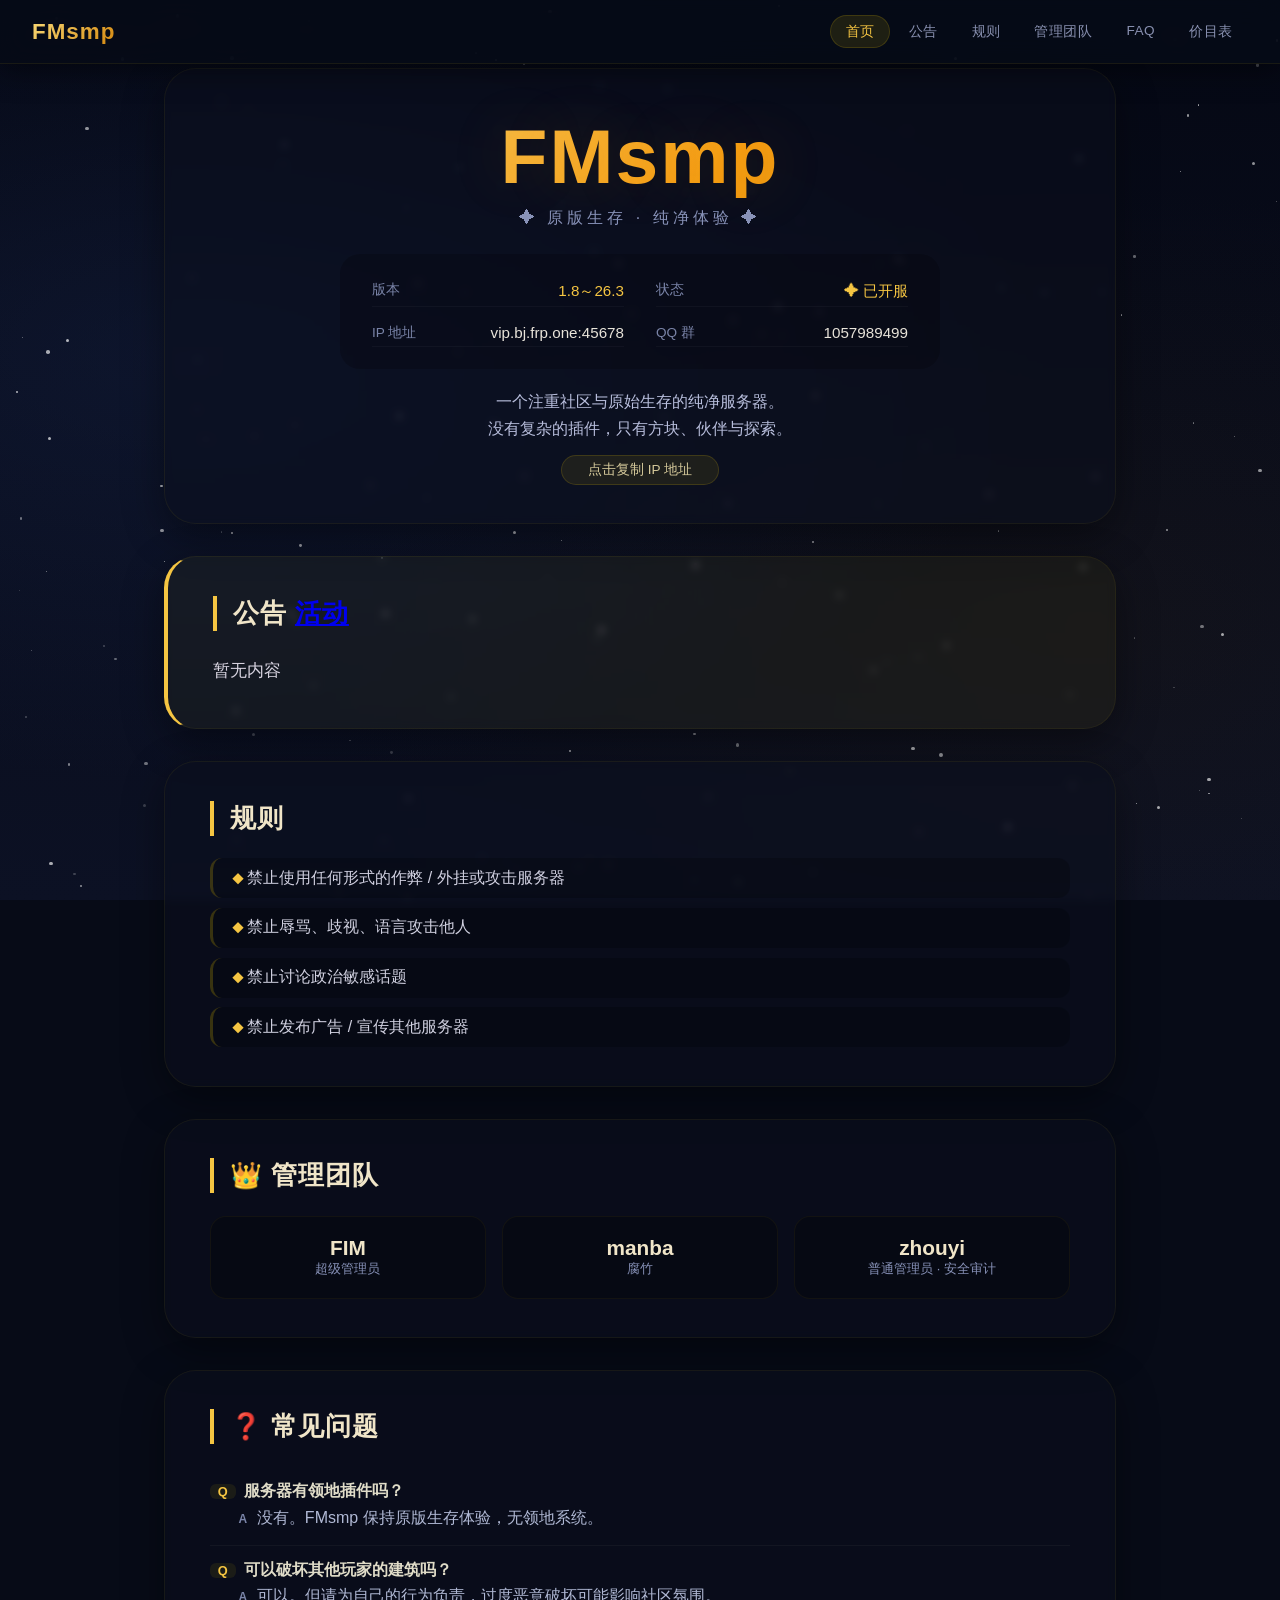
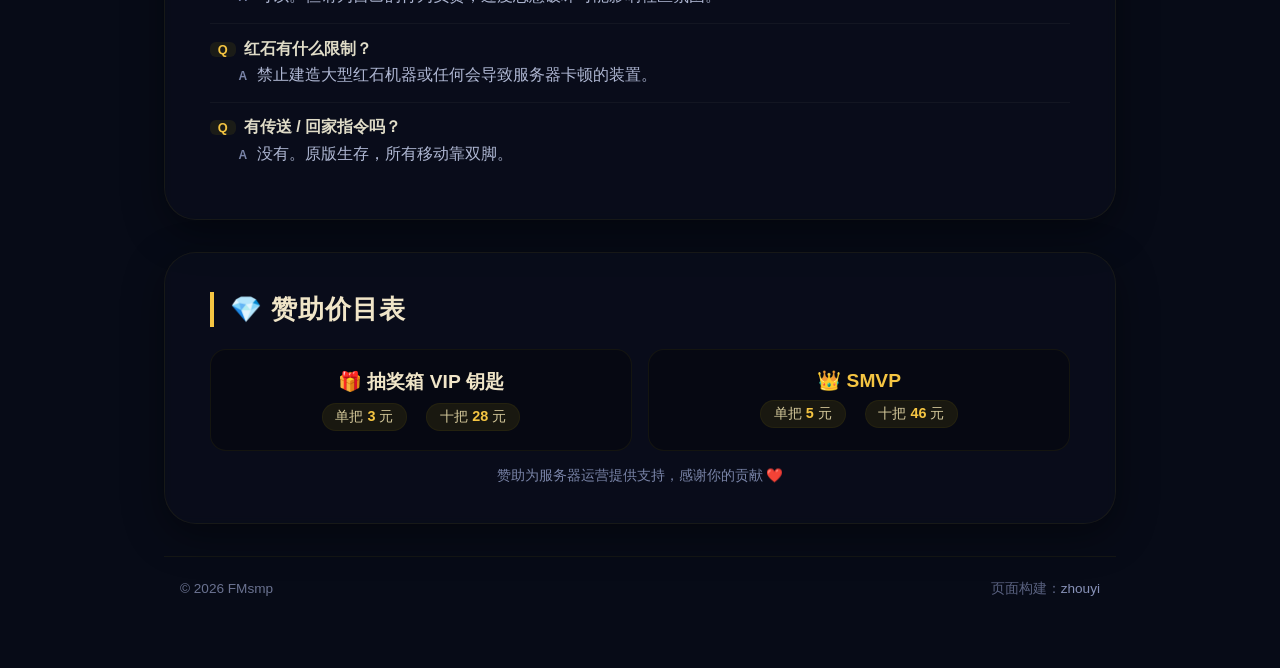
<file: FMsmp/index.html>
<!DOCTYPE html>
<html lang="zh-CN">
<head>
    <meta charset="UTF-8" />
    <meta name="viewport" content="width=device-width, initial-scale=1.0" />
    <title>FMsmp · 生存服务器</title>
    <style>
        /* ===== 全局重置 & 字体 ===== */
        * {
            margin: 0;
            padding: 0;
            box-sizing: border-box;
        }
        html {
            scroll-behavior: smooth;
        }
        body {
            background: #070b17;
            color: #e0dee6;
            font-family: 'Segoe UI', 'PingFang SC', Roboto, 'Helvetica Neue', sans-serif;
            min-height: 100vh;
            padding-top: 68px;
            background-image:
                radial-gradient(ellipse at 15% 40%, rgba(25, 40, 80, 0.35) 0%, transparent 55%),
                radial-gradient(ellipse at 85% 70%, rgba(50, 35, 10, 0.2) 0%, transparent 50%),
                linear-gradient(180deg, #050814 0%, #0c1124 100%);
            background-attachment: fixed;
        }

        /* ===== 星星 ===== */
        #stars {
            position: fixed;
            inset: 0;
            pointer-events: none;
            z-index: 0;
            overflow: hidden;
        }
        .star {
            position: absolute;
            background: #fff;
            border-radius: 50%;
            animation: twinkle var(--d, 3s) ease-in-out infinite alternate;
        }
        @keyframes twinkle {
            0% { opacity: 0.15; transform: scale(0.7); }
            100% { opacity: 1; transform: scale(1.2); }
        }

        /* ===== 导航 ===== */
        .navbar {
            position: fixed;
            top: 0;
            left: 0;
            right: 0;
            z-index: 1000;
            background: rgba(7, 11, 23, 0.85);
            backdrop-filter: blur(14px);
            -webkit-backdrop-filter: blur(14px);
            border-bottom: 1px solid rgba(255, 215, 0, 0.08);
            padding: 0 2rem;
            height: 64px;
            display: flex;
            align-items: center;
            justify-content: space-between;
            box-shadow: 0 4px 30px rgba(0, 0, 0, 0.5);
        }
        .nav-brand {
            font-size: 1.4rem;
            font-weight: 700;
            background: linear-gradient(135deg, #f9d976, #d4880f);
            -webkit-background-clip: text;
            -webkit-text-fill-color: transparent;
            background-clip: text;
            letter-spacing: 1px;
            flex-shrink: 0;
        }
        .nav-links {
            display: flex;
            gap: 0.2rem;
            list-style: none;
            flex-wrap: wrap;
            justify-content: flex-end;
        }
        .nav-links a {
            color: #8890b0;
            text-decoration: none;
            font-size: 0.85rem;
            padding: 0.4rem 0.9rem;
            border-radius: 30px;
            transition: all 0.25s;
            letter-spacing: 0.5px;
            white-space: nowrap;
            border: 1px solid transparent;
        }
        .nav-links a:hover {
            color: #f0d890;
            background: rgba(255, 215, 0, 0.06);
        }
        .nav-links a.active {
            color: #f5c542;
            background: rgba(255, 215, 0, 0.10);
            border-color: rgba(255, 215, 0, 0.15);
        }
        .hamburger {
            display: none;
            flex-direction: column;
            gap: 4px;
            background: none;
            border: none;
            cursor: pointer;
            padding: 6px;
        }
        .hamburger span {
            display: block;
            width: 26px;
            height: 2.5px;
            background: #b0b8d0;
            border-radius: 4px;
            transition: 0.25s;
        }

        /* ===== 主容器 ===== */
        .main {
            position: relative;
            z-index: 1;
            max-width: 1000px;
            margin: 0 auto;
            padding: 0 1.5rem 3rem;
        }

        /* ===== 区块通用 ===== */
        .section {
            background: rgba(11, 15, 30, 0.55);
            backdrop-filter: blur(4px);
            -webkit-backdrop-filter: blur(4px);
            border: 1px solid rgba(255, 215, 0, 0.06);
            border-radius: 32px;
            padding: 2.4rem 2.8rem;
            margin-bottom: 2rem;
            box-shadow: 0 12px 40px rgba(0, 0, 0, 0.4);
            transition: border-color 0.2s;
            scroll-margin-top: 80px;
        }
        .section:hover {
            border-color: rgba(255, 215, 0, 0.10);
        }
        .section-title {
            font-size: 1.6rem;
            font-weight: 600;
            color: #f0e5c8;
            margin-bottom: 1.4rem;
            letter-spacing: 1px;
            border-left: 4px solid #f5c542;
            padding-left: 1rem;
        }
        .section-title .gold {
            color: #f5c542;
        }

        /* ===== 首页 ===== */
        #home {
            text-align: center;
            padding: 2.8rem 2rem 2.4rem;
        }
        #home .server-name {
            font-size: 4.8rem;
            font-weight: 800;
            background: linear-gradient(135deg, #f9d976 0%, #f39c12 60%, #d4880f 100%);
            -webkit-background-clip: text;
            -webkit-text-fill-color: transparent;
            background-clip: text;
            line-height: 1.1;
            text-shadow: 0 0 60px rgba(243, 156, 18, 0.15);
            letter-spacing: 2px;
        }
        #home .sub {
            margin: 0.6rem 0 1.4rem;
            color: #8892b8;
            font-size: 1rem;
            letter-spacing: 4px;
        }
        .home-grid {
            display: grid;
            grid-template-columns: 1fr 1fr;
            gap: 0.8rem 2rem;
            background: rgba(0, 0, 0, 0.2);
            border-radius: 20px;
            padding: 1.4rem 2rem;
            margin: 1.6rem auto 1.2rem;
            max-width: 600px;
            text-align: left;
        }
        .home-grid .item {
            display: flex;
            justify-content: space-between;
            border-bottom: 1px solid rgba(255, 255, 255, 0.03);
            padding: 0.25rem 0;
        }
        .home-grid .item .label {
            color: #7a84a8;
            font-size: 0.85rem;
        }
        .home-grid .item .value {
            color: #e8e4da;
            font-weight: 500;
            font-size: 0.95rem;
        }
        .home-grid .item .value.gold {
            color: #f5c542;
        }
        .home-desc {
            color: #b8bedc;
            line-height: 1.7;
            max-width: 600px;
            margin: 0.6rem auto 0;
            font-size: 1rem;
        }
        .copy-ip {
            display: inline-block;
            margin-top: 0.8rem;
            background: rgba(255, 215, 0, 0.08);
            border: 1px solid rgba(255, 215, 0, 0.15);
            padding: 0.3rem 1.6rem;
            border-radius: 40px;
            font-size: 0.85rem;
            color: #d4c89a;
            cursor: pointer;
            transition: 0.2s;
        }
        .copy-ip:hover {
            background: rgba(255, 215, 0, 0.15);
            color: #f5d480;
        }

        /* ===== 公告 ===== */
        #announcement {
            display: none;
            border-left: 4px solid #f5c542;
            background: rgba(255, 215, 0, 0.04);
        }
        #announcement.visible {
            display: block;
        }
        #announcement .announce-content {
            font-size: 1.05rem;
            line-height: 1.8;
            color: #d8d4e0;
            padding: 0.2rem 0;
            white-space: pre-wrap;
            word-break: break-word;
        }

        /* ===== 规则 ===== */
        .rule-list {
            list-style: none;
            display: flex;
            flex-direction: column;
            gap: 0.6rem;
        }
        .rule-list li {
            padding: 0.6rem 1.2rem;
            background: rgba(0, 0, 0, 0.2);
            border-radius: 12px;
            border-left: 3px solid rgba(255, 215, 0, 0.2);
            font-size: 1rem;
            color: #d0d0e0;
        }
        .rule-list li::before {
            content: "◆ ";
            color: #f5c542;
            font-size: 0.75rem;
        }

        /* ===== 管理团队 ===== */
        .team-grid {
            display: grid;
            grid-template-columns: repeat(auto-fit, minmax(180px, 1fr));
            gap: 1rem;
        }
        .team-card {
            background: rgba(0, 0, 0, 0.25);
            border-radius: 16px;
            padding: 1.2rem 1rem;
            text-align: center;
            border: 1px solid rgba(255, 215, 0, 0.05);
            transition: 0.2s;
        }
        .team-card:hover {
            border-color: rgba(255, 215, 0, 0.12);
            background: rgba(255, 215, 0, 0.03);
        }
        .team-card .name {
            font-size: 1.3rem;
            font-weight: 600;
            color: #f0e5c8;
        }
        .team-card .role {
            font-size: 0.8rem;
            color: #8892b8;
            margin-top: 0.1rem;
        }
        .team-card .role .highlight {
            color: #f5c542;
        }

        /* ===== FAQ ===== */
        .faq-item {
            border-bottom: 1px solid rgba(255, 255, 255, 0.04);
            padding: 0.9rem 0;
        }
        .faq-item:last-child {
            border-bottom: none;
        }
        .faq-item .q {
            font-weight: 600;
            color: #e0dcc8;
            display: flex;
            align-items: baseline;
            gap: 0.5rem;
        }
        .faq-item .q::before {
            content: "Q";
            color: #f5c542;
            font-weight: 700;
            font-size: 0.8rem;
            background: rgba(255, 215, 0, 0.08);
            padding: 0 0.5rem;
            border-radius: 6px;
        }
        .faq-item .a {
            color: #b0b8d4;
            padding-left: 1.8rem;
            margin-top: 0.15rem;
            line-height: 1.6;
        }
        .faq-item .a::before {
            content: "A";
            color: #7a84a8;
            font-weight: 600;
            font-size: 0.75rem;
            margin-right: 0.6rem;
        }

        /* ===== 赞助/价目表 ===== */
        .price-grid {
            display: grid;
            grid-template-columns: repeat(auto-fit, minmax(220px, 1fr));
            gap: 1rem;
            margin-top: 0.5rem;
        }
        .price-card {
            background: rgba(0, 0, 0, 0.3);
            border-radius: 16px;
            padding: 1.2rem 1.4rem;
            border: 1px solid rgba(255, 215, 0, 0.06);
            text-align: center;
            transition: 0.2s;
        }
        .price-card:hover {
            border-color: rgba(255, 215, 0, 0.15);
            background: rgba(255, 215, 0, 0.04);
        }
        .price-card .item-name {
            font-size: 1.2rem;
            font-weight: 600;
            color: #f0e5c8;
        }
        .price-card .item-name .highlight {
            color: #f5c542;
        }
        .price-card .price-row {
            margin-top: 0.5rem;
            display: flex;
            justify-content: center;
            gap: 1.2rem;
            flex-wrap: wrap;
        }
        .price-card .price-tag {
            background: rgba(255, 215, 0, 0.08);
            padding: 0.2rem 0.8rem;
            border-radius: 40px;
            font-size: 0.9rem;
            color: #d4c89a;
            border: 1px solid rgba(255, 215, 0, 0.05);
        }
        .price-card .price-tag .num {
            color: #f5c542;
            font-weight: 600;
        }

        /* ===== 底部 ===== */
        .footer {
            margin-top: 1.5rem;
            padding: 1.4rem 1rem;
            border-top: 1px solid rgba(255, 215, 0, 0.06);
            display: flex;
            flex-wrap: wrap;
            justify-content: space-between;
            align-items: center;
            font-size: 0.85rem;
            color: #5a6280;
        }
        .footer span {
            color: #6a7290;
        }
        .footer .credit {
            color: #5a6280;
        }
        .footer .credit .name {
            color: #8892b8;
        }

        /* ===== Toast ===== */
        .toast {
            position: fixed;
            bottom: 2rem;
            left: 50%;
            transform: translateX(-50%) translateY(10px);
            background: rgba(14, 18, 36, 0.94);
            backdrop-filter: blur(8px);
            padding: 0.5rem 2rem;
            border-radius: 60px;
            border: 1px solid rgba(255, 215, 0, 0.15);
            color: #f5d480;
            font-size: 0.9rem;
            pointer-events: none;
            opacity: 0;
            transition: opacity 0.3s, transform 0.3s;
            z-index: 9999;
            box-shadow: 0 8px 30px rgba(0, 0, 0, 0.6);
        }
        .toast.show {
            opacity: 1;
            transform: translateX(-50%) translateY(0);
        }

        /* ===== 响应式 ===== */
        @media (max-width: 768px) {
            .navbar {
                padding: 0 1rem;
            }
            .nav-links {
                display: none;
                position: absolute;
                top: 64px;
                left: 0;
                right: 0;
                background: rgba(7, 11, 23, 0.96);
                backdrop-filter: blur(14px);
                flex-direction: column;
                padding: 0.8rem 1.5rem 1.2rem;
                border-bottom: 1px solid rgba(255, 215, 0, 0.06);
                gap: 0.2rem;
            }
            .nav-links.open {
                display: flex;
            }
            .nav-links a {
                padding: 0.6rem 0.8rem;
                width: 100%;
                text-align: center;
                font-size: 0.95rem;
            }
            .hamburger {
                display: flex;
            }
            .section {
                padding: 1.6rem 1.2rem;
                border-radius: 24px;
            }
            #home .server-name {
                font-size: 3.2rem;
            }
            .home-grid {
                grid-template-columns: 1fr;
                padding: 1rem 1.2rem;
                gap: 0.2rem;
            }
            .team-grid {
                grid-template-columns: 1fr 1fr;
            }
            .footer {
                flex-direction: column;
                gap: 0.4rem;
                text-align: center;
            }
            .price-grid {
                grid-template-columns: 1fr;
            }
        }
        @media (max-width: 480px) {
            #home .server-name {
                font-size: 2.6rem;
            }
            .team-grid {
                grid-template-columns: 1fr;
            }
            .section {
                padding: 1.2rem 0.8rem;
            }
        }
    </style>
</head>
<body>

    <!-- 星星 -->
    <div id="stars"></div>

    <!-- Toast -->
    <div class="toast" id="toast"></div>

    <!-- ===== 导航 ===== -->
    <nav class="navbar" id="navbar">
        <div class="nav-brand">FMsmp</div>
        <button class="hamburger" id="hamburger" aria-label="菜单">
            <span></span><span></span><span></span>
        </button>
        <ul class="nav-links" id="navLinks">
            <a href="#home" class="active">首页</a>
            <a href="#announcement">公告</a>
            <a href="#rules">规则</a>
            <a href="#team">管理团队</a>
            <a href="#faq">FAQ</a>
            <a href="#pricing">价目表</a>
        </ul>
    </nav>

    <!-- ===== 主内容 ===== -->
    <div class="main">

        <!-- ====== 首页 ====== -->
        <section class="section" id="home">
            <div class="server-name">FMsmp</div>
            <div class="sub">✦ 原版生存 · 纯净体验 ✦</div>
            <div class="home-grid">
                <div class="item"><span class="label">版本</span><span class="value gold">1.8～26.3</span></div>
                <div class="item"><span class="label">状态</span><span class="value gold">✦ 已开服</span></div>
                <div class="item"><span class="label">IP 地址</span><span class="value" id="ipDisplay">vip.bj.frp.one:45678</span></div>
                <div class="item"><span class="label">QQ 群</span><span class="value">1057989499</span></div>
            </div>
            <div class="home-desc">
                一个注重社区与原始生存的纯净服务器。<br />
                没有复杂的插件，只有方块、伙伴与探索。
            </div>
            <div class="copy-ip" onclick="copyIP()">点击复制 IP 地址</div>
        </section>

        <!-- ====== 公告 ====== -->
        <section class="section" id="announcement">
            <div class="section-title">公告 <a href="FMsmpActivity">活动</a></div>
            <div class="announce-content" id="announceContent"></div>
        </section>

        <!-- ====== 规则 ====== -->
        <section class="section" id="rules">
            <div class="section-title">规则</div>
            <ul class="rule-list">
                <li>禁止使用任何形式的作弊 / 外挂或攻击服务器</li>
                <li>禁止辱骂、歧视、语言攻击他人</li>
                <li>禁止讨论政治敏感话题</li>
                <li>禁止发布广告 / 宣传其他服务器</li>
            </ul>
        </section>

        <!-- ====== 管理团队 ====== -->
        <section class="section" id="team">
            <div class="section-title">👑 管理团队</div>
            <div class="team-grid">
                <div class="team-card">
                    <div class="name">FIM</div>
                    <div class="role">超级管理员</div>
                </div>
                <div class="team-card">
                    <div class="name">manba</div>
                    <div class="role">腐竹</div>
                </div>
                <div class="team-card">
                    <div class="name">zhouyi</div>
                    <div class="role">普通管理员 · 安全审计</div>
                </div>
            </div>
        </section>

        <!-- ====== FAQ ====== -->
        <section class="section" id="faq">
            <div class="section-title">❓ 常见问题</div>
            <div class="faq-item">
                <div class="q">服务器有领地插件吗？</div>
                <div class="a">没有。FMsmp 保持原版生存体验，无领地系统。</div>
            </div>
            <div class="faq-item">
                <div class="q">可以破坏其他玩家的建筑吗？</div>
                <div class="a">可以。但请为自己的行为负责，过度恶意破坏可能影响社区氛围。</div>
            </div>
            <div class="faq-item">
                <div class="q">红石有什么限制？</div>
                <div class="a">禁止建造大型红石机器或任何会导致服务器卡顿的装置。</div>
            </div>
            <div class="faq-item">
                <div class="q">有传送 / 回家指令吗？</div>
                <div class="a">没有。原版生存，所有移动靠双脚。</div>
            </div>
        </section>

        <!-- ====== 价目表 ====== -->
        <section class="section" id="pricing">
            <div class="section-title">💎 赞助价目表</div>
            <div class="price-grid">
                <div class="price-card">
                    <div class="item-name">🎁 抽奖箱 VIP 钥匙</div>
                    <div class="price-row">
                        <span class="price-tag">单把 <span class="num">3</span> 元</span>
                        <span class="price-tag">十把 <span class="num">28</span> 元</span>
                    </div>
                </div>
                <div class="price-card">
                    <div class="item-name">👑 <span class="highlight">SMVP</span></div>
                    <div class="price-row">
                        <span class="price-tag">单把 <span class="num">5</span> 元</span>
                        <span class="price-tag">十把 <span class="num">46</span> 元</span>
                    </div>
                </div>
            </div>
            <p style="color:#7a84a8;font-size:0.85rem;margin-top:1rem;text-align:center;">赞助为服务器运营提供支持，感谢你的贡献 ❤️</p>
        </section>

        <!-- ====== 底部 ====== -->
        <div class="footer">
            <span>© 2026 FMsmp</span>
            <span class="credit">页面构建：<span class="name">zhouyi</span></span>
        </div>

    </div>

    <script>
        // ============================================================
        // 1. 星星
        // ============================================================
        (function createStars() {
            const container = document.getElementById('stars');
            const count = 180;
            for (let i = 0; i < count; i++) {
                const star = document.createElement('div');
                star.className = 'star';
                const size = Math.random() * 2.8 + 1;
                star.style.width = size + 'px';
                star.style.height = size + 'px';
                star.style.left = Math.random() * 100 + '%';
                star.style.top = Math.random() * 100 + '%';
                star.style.setProperty('--d', (Math.random() * 4 + 2.5) + 's');
                star.style.animationDelay = (Math.random() * 6) + 's';
                star.style.opacity = Math.random() * 0.5 + 0.2;
                container.appendChild(star);
            }
        })();

        // ============================================================
        // 2. 导航高亮 + 移动端汉堡
        // ============================================================
        const navLinks = document.querySelectorAll('.nav-links a');
        const sections = document.querySelectorAll('.section');
        const hamburger = document.getElementById('hamburger');
        const navList = document.getElementById('navLinks');

        hamburger.addEventListener('click', () => {
            navList.classList.toggle('open');
        });

        navLinks.forEach(link => {
            link.addEventListener('click', () => {
                navList.classList.remove('open');
            });
        });

        function updateActiveNav() {
            let current = '';
            const scrollY = window.scrollY + 120;
            sections.forEach(sec => {
                const top = sec.offsetTop;
                const height = sec.offsetHeight;
                if (scrollY >= top && scrollY < top + height) {
                    current = sec.getAttribute('id');
                }
            });
            if ((window.scrollY + window.innerHeight) >= document.body.scrollHeight - 50) {
                const last = sections[sections.length - 1];
                if (last) current = last.getAttribute('id');
            }
            navLinks.forEach(a => {
                a.classList.toggle('active', a.getAttribute('href') === '#' + current);
            });
        }
        window.addEventListener('scroll', updateActiveNav);
        window.addEventListener('load', updateActiveNav);

        // ============================================================
        // 3. 公告渲染
        // ============================================================
        const ANNOUNCEMENT_RAW = '暂无内容';

        function renderAnnouncement(raw) {
            const section = document.getElementById('announcement');
            const container = document.getElementById('announceContent');
            if (!raw || raw.trim() === '') {
                section.classList.remove('visible');
                container.innerHTML = '';
                return;
            }
            section.classList.add('visible');

            let text = raw.replace(/\&\&/g, '\uE000');

            const parts = [];
            let lastIndex = 0;
            const regex = /&c\{([^}]*)\}\{([^}]*)\}/g;
            let match;
            while ((match = regex.exec(text)) !== null) {
                if (match.index > lastIndex) {
                    parts.push({ type: 'text', content: text.substring(lastIndex, match.index) });
                }
                const rgba = match[1].trim();
                const content = match[2];
                parts.push({ type: 'color', rgba: rgba, content: content });
                lastIndex = regex.lastIndex;
            }
            if (lastIndex < text.length) {
                parts.push({ type: 'text', content: text.substring(lastIndex) });
            }

            if (parts.length === 0) {
                container.textContent = text.replace(/\uE000/g, '&');
                return;
            }

            container.innerHTML = '';
            for (const p of parts) {
                if (p.type === 'text') {
                    const span = document.createElement('span');
                    span.textContent = p.content.replace(/\uE000/g, '&');
                    container.appendChild(span);
                } else {
                    const span = document.createElement('span');
                    const rgba = p.rgba.split(',').map(s => s.trim());
                    if (rgba.length >= 3) {
                        const r = parseFloat(rgba[0]) || 255;
                        const g = parseFloat(rgba[1]) || 215;
                        const b = parseFloat(rgba[2]) || 0;
                        const a = rgba.length >= 4 ? parseFloat(rgba[3]) : 1;
                        span.style.color = `rgba(${r},${g},${b},${a})`;
                    }
                    span.textContent = p.content.replace(/\uE000/g, '&');
                    container.appendChild(span);
                }
            }
        }

        renderAnnouncement(ANNOUNCEMENT_RAW);
        window.setAnnouncement = function(raw) {
            renderAnnouncement(raw);
        };

        // ============================================================
        // 4. 复制 IP
        // ============================================================
        function copyIP() {
            const ip = 'vip.bj.frp.one:45678';
            const toast = document.getElementById('toast');
            navigator.clipboard?.writeText(ip).then(() => {
                showToast('✓ IP 已复制');
            }).catch(() => {
                const ta = document.createElement('textarea');
                ta.value = ip;
                document.body.appendChild(ta);
                ta.select();
                document.execCommand('copy');
                ta.remove();
                showToast('✓ IP 已复制');
            });
        }

        function showToast(msg) {
            const el = document.getElementById('toast');
            el.textContent = msg;
            el.classList.add('show');
            clearTimeout(window._toastTimer);
            window._toastTimer = setTimeout(() => {
                el.classList.remove('show');
            }, 2000);
        }

        document.getElementById('ipDisplay')?.addEventListener('click', copyIP);
        const ipEl = document.getElementById('ipDisplay');
        if (ipEl) {
            ipEl.style.cursor = 'pointer';
            ipEl.title = '点击复制';
        }

        console.log('✦ FMsmp 官网已加载');
        console.log('✦ 公告编辑: 修改 ANNOUNCEMENT_RAW 变量');
    </script>
</body>
</html>
</file>
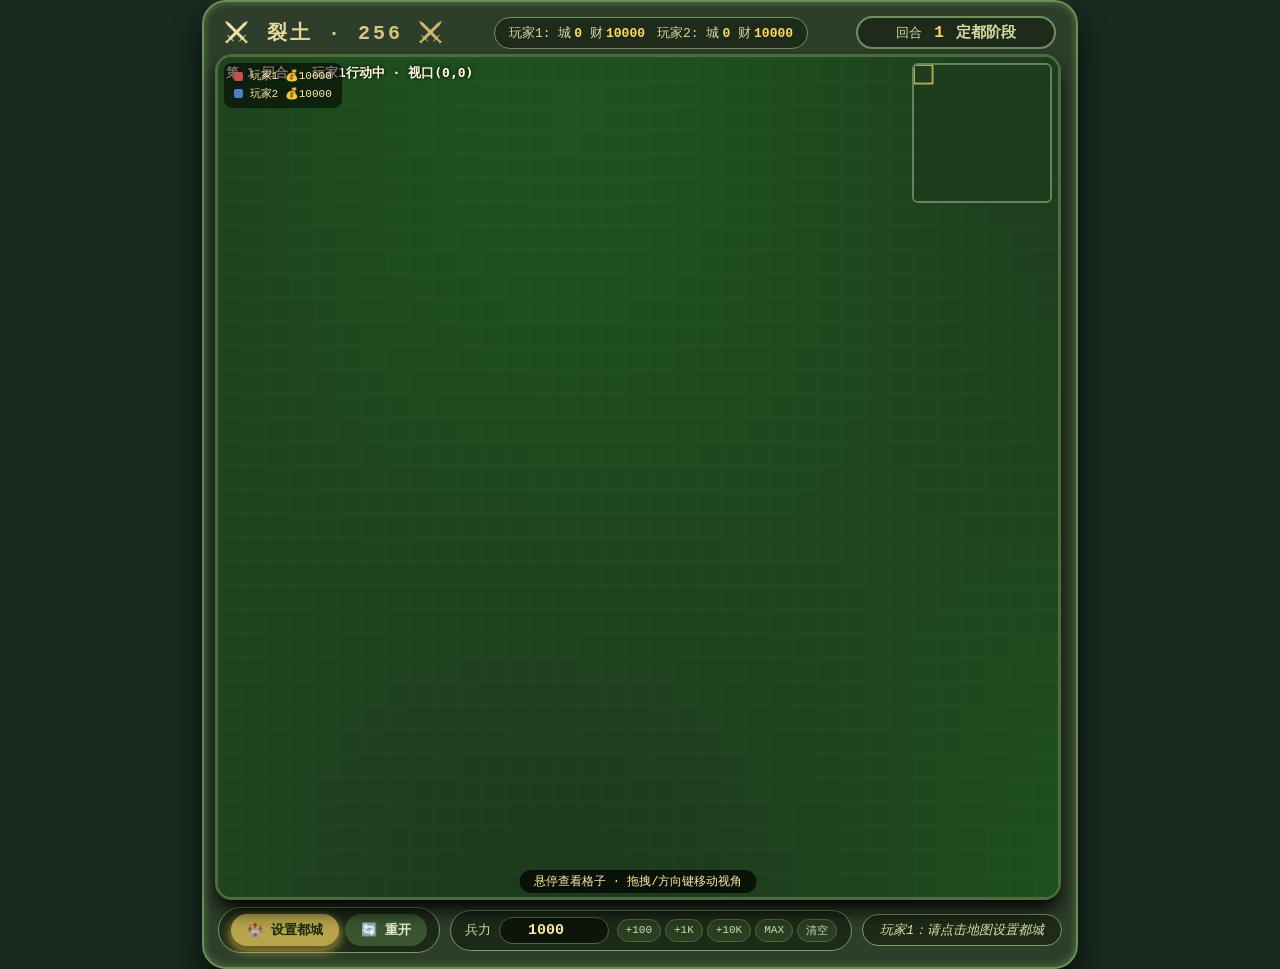
<file: qhc2.html>
<!DOCTYPE html>
<html lang="zh-CN">
<head>
<meta charset="UTF-8">
<title>群雄裂土 · 256×256 热座版</title>
<style>
  *{box-sizing:border-box;user-select:none}
  body{background:#1a2a1f;margin:0;min-height:100vh;display:flex;justify-content:center;align-items:center;font-family:'Segoe UI','华文楷体',monospace}
  .game{background:#2d3e2a;padding:14px;border-radius:24px;box-shadow:0 20px 30px rgba(0,0,0,.7),inset 0 0 8px #5a7a4a;border:2px solid #6b8c5c}
  .top{display:flex;justify-content:space-between;align-items:center;margin-bottom:8px;color:#e6e3c5;padding:0 6px;flex-wrap:wrap;gap:8px}
  .title{font-size:20px;font-weight:bold;letter-spacing:3px;background:linear-gradient(135deg,#f3e9b0,#c9b36b);-webkit-background-clip:text;-webkit-text-fill-color:transparent}
  .stats{display:flex;gap:12px;font-size:13px;background:#1e2a1a;padding:6px 14px;border-radius:30px;border:1px solid #6e8f5e;flex-wrap:wrap}
  .stats span{color:#d4dba0}
  .stats b{color:#ffd966;margin-left:3px}
  .turnbar{display:flex;align-items:center;gap:12px;background:#1e2a1a;padding:5px 16px;border-radius:30px;border:2px solid #6e8f5e;min-width:200px;justify-content:center}
  .turnbar .lbl{color:#d4dba0;font-size:13px}
  .turnbar .num{color:#ffd966;font-weight:bold;font-size:16px}
  .turnbar .who{color:#7ac96a;font-weight:bold;font-size:15px}
  .canvas-wrap{position:relative;width:840px;height:840px;border-radius:14px;overflow:hidden;box-shadow:0 0 0 3px #4e6b3e,0 12px 20px black}
  canvas{display:block;width:840px;height:840px;cursor:grab;background:#263321}
  canvas.dragging{cursor:grabbing}
  .hint{position:absolute;bottom:4px;left:50%;transform:translateX(-50%);background:rgba(0,0,0,.7);color:#ffe9a8;font-size:12px;padding:3px 14px;border-radius:16px;pointer-events:none;white-space:nowrap;z-index:5}
  .minimap{position:absolute;top:6px;right:6px;width:140px;height:140px;border:2px solid #6e8f5e;border-radius:6px;background:#1b2a17;pointer-events:none;opacity:.88;z-index:5}
  .legend{position:absolute;top:6px;left:6px;background:rgba(0,0,0,.55);color:#ffe9a8;font-size:11px;padding:5px 10px;border-radius:8px;pointer-events:none;line-height:1.6;max-width:190px;z-index:5}
  .bottom{margin-top:10px;display:flex;flex-direction:column;gap:8px}
  .row1{display:flex;justify-content:space-between;align-items:center;gap:10px;flex-wrap:wrap}
  .btns{display:flex;gap:6px;background:#1d2a18;padding:6px 12px;border-radius:30px;border:1px solid #789b64;flex-wrap:wrap}
  .btn{background:#3a5530;border:none;color:#e9f0cf;padding:7px 16px;border-radius:20px;font-weight:bold;font-size:13px;cursor:pointer;box-shadow:0 3px 0 #1b2a14;transition:.05s;font-family:inherit}
  .btn:active{transform:translateY(3px);box-shadow:0 0 0 #1b2a14}
  .btn:disabled{opacity:.35;transform:translateY(2px);box-shadow:0 0 0 #1b2a14;cursor:not-allowed}
  .btn.active{background:#b6a54b;color:#1e2a0e;box-shadow:0 3px 0 #6e5e2a,0 4px 12px #c7b14b}
  .troopbar{display:flex;align-items:center;gap:8px;background:#1d2a18;padding:6px 14px;border-radius:30px;border:1px solid #789b64}
  .troopbar label{color:#d4dba0;font-size:13px}
  .troopbar input{background:#0e160b;border:1px solid #4e6b3e;color:#ffe9a8;font-size:15px;font-weight:bold;padding:4px 10px;border-radius:16px;width:110px;text-align:center;font-family:inherit;outline:none}
  .troopbar input:focus{border-color:#ffd966}
  .troopbar .quick{display:flex;gap:4px}
  .troopbar .quick button{background:#2a3e22;border:1px solid #4e6b3e;color:#ceddae;font-size:11px;padding:3px 8px;border-radius:12px;cursor:pointer;font-family:inherit}
  .troopbar .quick button:hover{background:#3a5530;color:#ffe9a8}
  .log{font-size:13px;background:#1f2a17;padding:6px 14px;border-radius:20px;border:1px solid #7f9e69;color:#d8e2b0;flex:1;min-width:200px;text-align:center;font-style:italic;overflow:hidden;text-overflow:ellipsis;white-space:nowrap}
</style>
</head>
<body>
<div class="game">
  <div class="top">
    <div class="title">⚔️ 裂土 · 256 ⚔️</div>
    <div class="stats" id="stats"></div>
    <div class="turnbar">
      <span class="lbl">回合</span><span class="num" id="turnNum">1</span>
      <span class="who" id="whoTurn">玩家1行动</span>
    </div>
  </div>
  <div class="canvas-wrap">
    <canvas id="cv" width="840" height="840"></canvas>
    <div class="hint" id="hint">悬停查看格子 · 拖拽/方向键移动视角</div>
    <canvas class="minimap" id="minimap" width="140" height="140"></canvas>
    <div class="legend" id="legend"></div>
  </div>
  <div class="bottom">
    <div class="row1">
      <div class="btns">
        <button class="btn" id="btnCapital">🏰 设置都城</button>
        <button class="btn" id="btnReset">🔄 重开</button>
      </div>
      <div class="troopbar">
        <label>兵力</label>
        <input type="number" id="troopInput" value="1000" min="1" step="100">
        <div class="quick">
          <button data-add="100">+100</button>
          <button data-add="1000">+1K</button>
          <button data-add="10000">+10K</button>
          <button data-set="max">MAX</button>
          <button data-set="0">清空</button>
        </div>
      </div>
      <div class="log" id="log">点击【设置都城】依次为玩家定都</div>
    </div>
  </div>
</div>
<script>
(function(){
  const COLS=256, ROWS=256, TOTAL=COLS*ROWS;
  const cv=document.getElementById('cv'), ctx=cv.getContext('2d');
  const mini=document.getElementById('minimap'), mctx=mini.getContext('2d');
  const statsEl=document.getElementById('stats');
  const logEl=document.getElementById('log');
  const hintEl=document.getElementById('hint');
  const legendEl=document.getElementById('legend');
  const troopInput=document.getElementById('troopInput');
  const turnNum=document.getElementById('turnNum');
  const whoTurn=document.getElementById('whoTurn');

  const CELL=24;
  const VIEW_COLS=Math.floor(840/CELL);
  const VIEW_ROWS=Math.floor(840/CELL);
  let camX=0, camY=0;

  // ===== 数据 =====
  let owner   = new Int16Array(TOTAL);
  let troops  = new Uint32Array(TOTAL);
  let terrain = new Float32Array(TOTAL);
  let bigCity = new Uint8Array(TOTAL);
  let capitals= [];
  let factions= [];
  let turn = 1;
  let nextFid = 1;

  const PALETTE=['#2f4a2f','#c94f4f','#4f7ec9','#c9a84f','#9b4fc9','#4fc9a8','#c94f9b','#8f8f8f','#e07a3a','#5ac96a','#c95a5a','#7a5ac9'];
  function colorOf(fid){ return fid===0?'#2f4a2f':PALETTE[fid%PALETTE.length]; }

  let phase='capital';
  let pendingCapital=1;
  let currentFactionIdx=0;
  let moveFrom=null;
  let hoverCol=-1, hoverRow=-1;

  let dragging=false, dragStartX=0, dragStartY=0, camStartX=0, camStartY=0, moved=false;
  let animations=[];

  function genTerrain(){
    for(let r=0;r<ROWS;r++)for(let c=0;c<COLS;c++){
      const i=r*COLS+c;
      const edge=Math.min(c,r,COLS-1-c,ROWS-1-r)/128;
      const noise=Math.sin(c*0.11)*Math.cos(r*0.08)*0.5+0.5;
      terrain[i]=Math.min(0.95,Math.max(0.1,noise*0.6+edge*0.4));
    }
  }
  genTerrain();

  const idx=(c,r)=>r*COLS+c;
  const colOf=i=>i%COLS;
  const rowOf=i=>Math.floor(i/COLS);

  function fmt(n){
    if(n<1000) return n.toString();
    if(n<1000000) return (n/1000).toFixed(n<10000?1:0)+'K';
    if(n<1000000000) return (n/1000000).toFixed(n<10000000?1:0)+'M';
    return (n/1000000000).toFixed(1)+'B';
  }

  function aliveFactions(){ return factions.filter(f=>f.alive); }
  function currentFaction(){
    const alive=aliveFactions();
    if(alive.length===0) return null;
    return alive[currentFactionIdx % alive.length];
  }

  function reset(){
    owner.fill(0); troops.fill(0); bigCity.fill(0);
    capitals=[]; factions=[]; turn=1; nextFid=1;
    phase='capital'; pendingCapital=1; currentFactionIdx=0; moveFrom=null;
    camX=0; camY=0; animations=[];
    for(let i=0;i<2;i++) factions.push({id:nextFid++, money:10000, alive:true});
    logEl.innerText='玩家1：请点击地图设置都城';
    turnNum.innerText=turn;
    whoTurn.innerText='定都阶段';
    whoTurn.style.color='#d4dba0';
    draw(); drawMini(); updateStats(); updateUI();
  }

  function draw(){
    ctx.clearRect(0,0,840,840);
    ctx.fillStyle='#0e160b'; ctx.fillRect(0,0,840,840);

    const endC=Math.min(COLS,camX+VIEW_COLS+1);
    const endR=Math.min(ROWS,camY+VIEW_ROWS+1);

    for(let r=camY;r<endR;r++){
      for(let c=camX;c<endC;c++){
        const i=idx(c,r), f=owner[i];
        const x=(c-camX)*CELL, y=(r-camY)*CELL;

        let fill;
        if(f===0){
          const t=terrain[i];
          fill=`rgb(30,${Math.floor(55+t*45)},30)`;
        } else {
          const base=colorOf(f);
          const bright=Math.min(1.6,1+troops[i]/8000);
          fill=shade(base,bright);
        }
        ctx.fillStyle=fill;
        ctx.fillRect(x,y,CELL,CELL);

        if(bigCity[i]){
          ctx.strokeStyle='#ffd966'; ctx.lineWidth=2;
          ctx.strokeRect(x+1,y+1,CELL-2,CELL-2);
        }

        // 兵力数字居中
        if(troops[i]>0){
          ctx.font='bold 11px monospace';
          ctx.textAlign='center'; ctx.textBaseline='middle';
          const txt=fmt(troops[i]);
          ctx.lineWidth=2.5; ctx.strokeStyle='rgba(0,0,0,0.8)';
          ctx.strokeText(txt,x+CELL/2,y+CELL/2+1);
          ctx.fillStyle='#fffbe3';
          ctx.fillText(txt,x+CELL/2,y+CELL/2+1);
        }

        // 都城标记：画在格子左上角，小三角/小旗，不遮数字
        const isCap=capitals.some(cap=>cap.col===c&&cap.row===r);
        if(isCap){
          // 左上角金色小方块
          ctx.fillStyle='#ffd966';
          ctx.fillRect(x+1,y+1,6,6);
          ctx.strokeStyle='#1a1a1a';
          ctx.lineWidth=1;
          ctx.strokeRect(x+1,y+1,6,6);
        }
      }
    }

    ctx.beginPath(); ctx.strokeStyle='rgba(220,240,200,0.07)'; ctx.lineWidth=0.5;
    for(let k=0;k<=VIEW_COLS;k++){
      const p=k*CELL;
      ctx.moveTo(p,0); ctx.lineTo(p,840);
      ctx.moveTo(0,p); ctx.lineTo(840,p);
    }
    ctx.stroke();

    if(hoverCol>=camX&&hoverCol<camX+VIEW_COLS&&hoverRow>=camY&&hoverRow<camY+VIEW_ROWS){
      ctx.strokeStyle='#ffe066'; ctx.lineWidth=2.5;
      ctx.strokeRect((hoverCol-camX)*CELL,(hoverRow-camY)*CELL,CELL,CELL);
    }
    if(moveFrom){
      const sx=moveFrom.col-camX, sy=moveFrom.row-camY;
      if(sx>=0&&sx<VIEW_COLS&&sy>=0&&sy<VIEW_ROWS){
        ctx.strokeStyle='#66ffe0'; ctx.lineWidth=3;
        ctx.strokeRect(sx*CELL,sy*CELL,CELL,CELL);
      }
    }

    // 动画
    const now=performance.now();
    animations=animations.filter(a=>{
      const t=(now-a.startTime)/a.duration;
      if(t>=1) return false;
      const px=(a.fromCol+(a.toCol-a.fromCol)*t-camX)*CELL+CELL/2;
      const py=(a.fromRow+(a.toRow-a.fromRow)*t-camY)*CELL+CELL/2;
      const sx=(a.fromCol-camX)*CELL+CELL/2;
      const sy=(a.fromRow-camY)*CELL+CELL/2;
      const ex=(a.toCol-camX)*CELL+CELL/2;
      const ey=(a.toRow-camY)*CELL+CELL/2;
      ctx.beginPath();
      ctx.strokeStyle=a.color; ctx.globalAlpha=0.35; ctx.lineWidth=2;
      ctx.setLineDash([4,4]);
      ctx.moveTo(sx,sy); ctx.lineTo(ex,ey);
      ctx.stroke(); ctx.setLineDash([]); ctx.globalAlpha=1;
      ctx.beginPath();
      ctx.arc(px,py,6,0,Math.PI*2);
      ctx.fillStyle=a.color; ctx.shadowColor=a.color; ctx.shadowBlur=10;
      ctx.fill(); ctx.shadowBlur=0;
      ctx.font='bold 11px monospace';
      ctx.textAlign='center'; ctx.textBaseline='middle';
      ctx.lineWidth=2.5; ctx.strokeStyle='rgba(0,0,0,0.8)';
      ctx.strokeText(a.label,px,py-12);
      ctx.fillStyle='#fffbe3';
      ctx.fillText(a.label,px,py-12);
      return true;
    });

    ctx.font='bold 13px "Segoe UI",monospace';
    ctx.textAlign='left'; ctx.textBaseline='alphabetic';
    ctx.fillStyle='#fffbe3'; ctx.shadowColor='#000'; ctx.shadowBlur=4;
    const cf=currentFaction();
    ctx.fillText(`第 ${turn} 回合 · ${cf?'玩家'+cf.id+'行动中':''} · 视口(${camX},${camY})`,8,20);
    ctx.shadowBlur=0;

    updateLegend();
  }

  function loop(){
    if(animations.length>0) draw();
    requestAnimationFrame(loop);
  }

  function drawMini(){
    const img=mctx.createImageData(140,140);
    const scale=140/COLS;
    for(let y=0;y<140;y++){
      for(let x=0;x<140;x++){
        const cx=Math.floor(x/scale), cy=Math.floor(y/scale);
        const i=idx(cx,cy), f=owner[i];
        let r,g,b;
        if(f===0){ r=30; g=60; b=30; }
        else {
          const hex=colorOf(f);
          r=parseInt(hex.slice(1,3),16); g=parseInt(hex.slice(3,5),16); b=parseInt(hex.slice(5,7),16);
        }
        const p=(y*140+x)*4;
        img.data[p]=r; img.data[p+1]=g; img.data[p+2]=b; img.data[p+3]=255;
      }
    }
    mctx.putImageData(img,0,0);
    mctx.strokeStyle='#ffe066'; mctx.lineWidth=1.5;
    mctx.strokeRect(camX*scale,camY*scale,VIEW_COLS*scale,VIEW_ROWS*scale);
  }

  function shade(hex,f){
    let r=parseInt(hex.slice(1,3),16),g=parseInt(hex.slice(3,5),16),b=parseInt(hex.slice(5,7),16);
    r=Math.min(255,Math.floor(r*f)); g=Math.min(255,Math.floor(g*f)); b=Math.min(255,Math.floor(b*f));
    return `rgb(${r},${g},${b})`;
  }

  function updateLegend(){
    legendEl.innerHTML=factions.map(f=>
      `<div style="${f.alive?'':'opacity:.4'}"><span style="display:inline-block;width:9px;height:9px;background:${colorOf(f.id)};border-radius:2px;vertical-align:middle"></span> 玩家${f.id} 💰${f.money}</div>`
    ).join('');
  }

  function updateStats(){
    let cityCount={};
    for(let i=0;i<TOTAL;i++) if(owner[i]) cityCount[owner[i]]=(cityCount[owner[i]]||0)+1;
    statsEl.innerHTML=factions.map(f=>
      `<span style="${f.alive?'':'opacity:.4'}">玩家${f.id}: 城<b>${cityCount[f.id]||0}</b> 财<b>${f.money}</b></span>`
    ).join('');
  }

  function updateUI(){
    const bc=document.getElementById('btnCapital');
    bc.classList.remove('active');
    bc.disabled=phase!=='capital';
    if(phase==='capital') bc.classList.add('active');

    const cf=currentFaction();
    if(phase==='capital'){
      whoTurn.innerText='定都阶段';
      whoTurn.style.color='#d4dba0';
    } else if(phase==='play' && cf){
      whoTurn.innerText=`玩家${cf.id}行动`;
      whoTurn.style.color=colorOf(cf.id);
    } else if(phase==='over'){
      whoTurn.innerText='游戏结束';
      whoTurn.style.color='#ffd966';
    }
  }

  document.getElementById('btnCapital').onclick=()=>{
    if(phase==='capital') logEl.innerText=`玩家${pendingCapital}：请点击地图设置都城`;
  };
  document.getElementById('btnReset').onclick=reset;

  troopInput.addEventListener('input',()=>{});
  document.querySelectorAll('.quick button').forEach(b=>{
    b.onclick=()=>{
      if(b.dataset.set==='0'){ troopInput.value=0; return; }
      if(b.dataset.set==='max'){
        if(moveFrom){ const i=idx(moveFrom.col,moveFrom.row); troopInput.value=troops[i]; }
        return;
      }
      const add=parseInt(b.dataset.add);
      troopInput.value=(parseInt(troopInput.value)||0)+add;
    };
  });

  function getInputAmount(){ return Math.max(0, parseInt(troopInput.value)||0); }

  function cellFromEvent(e){
    const rect=cv.getBoundingClientRect();
    const mx=(e.clientX-rect.left)*(cv.width/rect.width);
    const my=(e.clientY-rect.top)*(cv.height/rect.height);
    const c=camX+Math.floor(mx/CELL);
    const r=camY+Math.floor(my/CELL);
    if(c<0||c>=COLS||r<0||r>=ROWS) return null;
    return {col:c,row:r};
  }

  cv.addEventListener('mousedown',e=>{
    dragging=true; moved=false;
    dragStartX=e.clientX; dragStartY=e.clientY;
    camStartX=camX; camStartY=camY;
    cv.classList.add('dragging');
  });
  window.addEventListener('mousemove',e=>{
    if(dragging){
      const dx=Math.floor((dragStartX-e.clientX)/CELL);
      const dy=Math.floor((dragStartY-e.clientY)/CELL);
      if(Math.abs(dx)>0||Math.abs(dy)>0) moved=true;
      camX=Math.max(0,Math.min(COLS-VIEW_COLS,camStartX+dx));
      camY=Math.max(0,Math.min(ROWS-VIEW_ROWS,camStartY+dy));
      draw(); drawMini();
    }
  });
  window.addEventListener('mouseup',()=>{ dragging=false; cv.classList.remove('dragging'); });

  cv.addEventListener('mousemove',e=>{
    const cell=cellFromEvent(e);
    if(cell){
      hoverCol=cell.col; hoverRow=cell.row;
      const i=idx(cell.col,cell.row), f=owner[i];
      hintEl.innerText=`(${cell.col},${cell.row}) ${f?'玩家'+f:'中立'} 兵${fmt(troops[i])}${bigCity[i]?' ⭐大城':''}`;
    } else { hoverCol=hoverRow=-1; }
    if(!dragging) draw();
  });
  cv.addEventListener('mouseleave',()=>{ hoverCol=hoverRow=-1; draw(); });

  window.addEventListener('keydown',e=>{
    let dx=0,dy=0;
    if(e.key==='ArrowLeft') dx=-3;
    if(e.key==='ArrowRight') dx=3;
    if(e.key==='ArrowUp') dy=-3;
    if(e.key==='ArrowDown') dy=3;
    if(dx||dy){
      camX=Math.max(0,Math.min(COLS-VIEW_COLS,camX+dx));
      camY=Math.max(0,Math.min(ROWS-VIEW_ROWS,camY+dy));
      draw(); drawMini();
      e.preventDefault();
    }
  });

  cv.addEventListener('click',e=>{
    if(moved){ moved=false; return; }
    const cell=cellFromEvent(e);
    if(!cell) return;
    const {col,row}=cell;
    const i=idx(col,row);

    // 定都
    if(phase==='capital'){
      if(capitals.some(c=>c.col===col&&c.row===row)){ logEl.innerText='这里已经有都城了，换一格'; return; }
      const fid=pendingCapital;
      owner[i]=fid; troops[i]=5000;
      capitals.push({col,row,faction:fid});
      logEl.innerText=`玩家${fid} 都城已定 (${col},${row})，兵力5000`;
      if(pendingCapital<2){ pendingCapital++; logEl.innerText+=` · 玩家${pendingCapital}请设置都城`; }
      else {
        phase='play';
        currentFactionIdx=0;
        logEl.innerText='定都完成！玩家1行动。';
      }
      draw(); drawMini(); updateStats(); updateUI();
      return;
    }

    // 行动
    if(phase==='play'){
      const cf=currentFaction();
      if(!cf) return;

      if(!moveFrom){
        if(owner[i]!==cf.id){ logEl.innerText=`只能从玩家${cf.id}的城市调兵`; return; }
        moveFrom={col,row};
        troopInput.value=Math.min(troops[i], Math.max(100, Math.floor(troops[i]/2)));
        logEl.innerText=`玩家${cf.id}：已选起点(${col},${row}) 兵力${fmt(troops[i])}，输入数量后点击终点`;
        draw();
      } else {
        const amount=getInputAmount();
        if(amount<=0){ logEl.innerText='请输入大于0的兵力'; return; }
        const startIdx=idx(moveFrom.col,moveFrom.row);
        if(owner[startIdx]!==cf.id){ logEl.innerText='起点已不属于你'; moveFrom=null; draw(); return; }
        if(amount>troops[startIdx]){ logEl.innerText='兵力不足'; return; }
        doMove(moveFrom,{col,row},amount);
        moveFrom=null;
        // 操作完成 → 轮到下一个玩家
        nextPlayer();
        draw(); drawMini(); updateStats();
      }
    }
  });

  // 轮到下一个玩家
  function nextPlayer(){
    const alive=aliveFactions();
    currentFactionIdx++;
    if(currentFactionIdx >= alive.length){
      // 所有玩家行动完 → 回合结算
      currentFactionIdx=0;
      endTurn();
    } else {
      const cf=currentFaction();
      logEl.innerText+=` → 轮到玩家${cf.id}`;
      updateUI();
    }
  }

  function doMove(from,to,amount){
    const fi=idx(from.col,from.row), ti=idx(to.col,to.row);
    const fromF=owner[fi];
    const dist=Math.abs(from.col-to.col)+Math.abs(from.row-to.row);
    const lossRate=Math.min(0.5,dist*0.02);
    const arrive=Math.floor(amount*(1-lossRate));
    if(arrive<=0){ logEl.innerText='兵力全损'; return; }
    troops[fi]-=amount;

    animations.push({
      fromCol:from.col, fromRow:from.row,
      toCol:to.col, toRow:to.row,
      color:colorOf(fromF),
      label:fmt(arrive),
      startTime:performance.now(),
      duration:Math.max(400, Math.min(1800, dist*40))
    });

    const toF=owner[ti];
    if(toF===fromF){
      troops[ti]+=arrive;
      logEl.innerText=`玩家${fromF}调兵 (${from.col},${from.row})→(${to.col},${to.row}) 到达${fmt(arrive)} 损耗${Math.floor(lossRate*100)}% 合计${fmt(troops[ti])}`;
      return;
    }
    if(toF===0){
      owner[ti]=fromF; troops[ti]=arrive;
      logEl.innerText=`玩家${fromF}占领中立 (${to.col},${to.row}) 驻军${fmt(arrive)} 损耗${Math.floor(lossRate*100)}%`;
      return;
    }
    const def=troops[ti];
    const defPower=Math.floor(def*(1+terrain[ti]*0.5));
    if(arrive>defPower){
      owner[ti]=fromF; troops[ti]=arrive-defPower;
      capitals=capitals.filter(c=>!(c.col===to.col&&c.row===to.row));
      logEl.innerText=`⚔️ 玩家${fromF}攻占 (${to.col},${to.row})！攻${fmt(arrive)} vs 守${fmt(defPower)} 余${fmt(troops[ti])}`;
      checkElimination();
    } else {
      troops[ti]=defPower-arrive;
      logEl.innerText=`🛡️ 玩家${fromF}进攻 (${to.col},${to.row}) 失败！攻${fmt(arrive)} vs 守${fmt(defPower)} 守剩${fmt(troops[ti])}`;
    }
  }

  // ===== 回合结算 =====
  function endTurn(){
    for(let i=0;i<TOTAL;i++){
      const f=owner[i];
      if(f===0) continue;
      const isCap=capitals.some(c=>c.col===colOf(i)&&c.row===rowOf(i)&&c.faction===f);
      if(isCap) troops[i]+=100;
      if(bigCity[i]) troops[i]+=50;
      if(!bigCity[i]&&troops[i]>10000&&Math.random()<0.3) bigCity[i]=1;
    }
    factions.forEach(f=>{
      if(!f.alive) return;
      let cityCount=0;
      for(let i=0;i<TOTAL;i++) if(owner[i]===f.id) cityCount++;
      let income=cityCount*10;
      capitals.forEach(c=>{ if(c.faction===f.id) income+=50; });
      f.money+=income;
    });
    turn++;
    turnNum.innerText=turn;
    if(turn%100===0) checkRevolt();

    const alive=aliveFactions();
    if(alive.length===0){ phase='over'; logEl.innerText='所有势力灭亡。'; updateUI(); return; }
    if(alive.length===1){
      phase='over';
      logEl.innerText=`🏆 玩家${alive[0].id} 统一天下！`;
      updateUI();
      return;
    }
    currentFactionIdx=0;
    const cf=alive[0];
    logEl.innerText=`第 ${turn} 回合开始，玩家${cf.id}行动。`;
    updateUI();
    draw(); drawMini(); updateStats();
  }

  // ===== 起义 =====
  function checkRevolt(){
    const aliveF=aliveFactions();
    if(aliveF.length<2) return;
    const minMoney=Math.min(...aliveF.map(f=>f.money));
    for(let i=0;i<TOTAL;i++){
      const f=owner[i];
      if(f===0) continue;
      const fac=factions.find(x=>x.id===f);
      if(!fac||!fac.alive) continue;
      if(troops[i]>=1000) continue;
      if(fac.money>=minMoney*0.6) continue;
      if(Math.random()>=0.5) continue;
      const newFid=nextFid++;
      const col=colOf(i), row=rowOf(i);
      factions.push({id:newFid, money:2000, alive:true});
      owner[i]=newFid;
      troops[i]=troops[i]+2000;
      capitals.push({col,row,faction:newFid});
      logEl.innerText=`🔥 (${col},${row}) 爆发起义！新势力 玩家${newFid} 诞生！`;
      updateLegend();
      break;
    }
  }

  function checkElimination(){
    factions.forEach(f=>{
      if(!f.alive) return;
      const hasCapital=capitals.some(c=>c.faction===f.id);
      const hasLand=Array.from(owner).some(o=>o===f.id);
      if(!hasCapital&&!hasLand){ f.alive=false; logEl.innerText+=` 💀 玩家${f.id} 灭亡！`; }
    });
    const alive=aliveFactions();
    if(alive.length===1){
      phase='over';
      logEl.innerText=`🏆 玩家${alive[0].id} 统一天下！`;
      updateUI();
    }
    updateLegend();
  }

  reset();
  loop();
})();
</script>
</body>
</html>
</file>
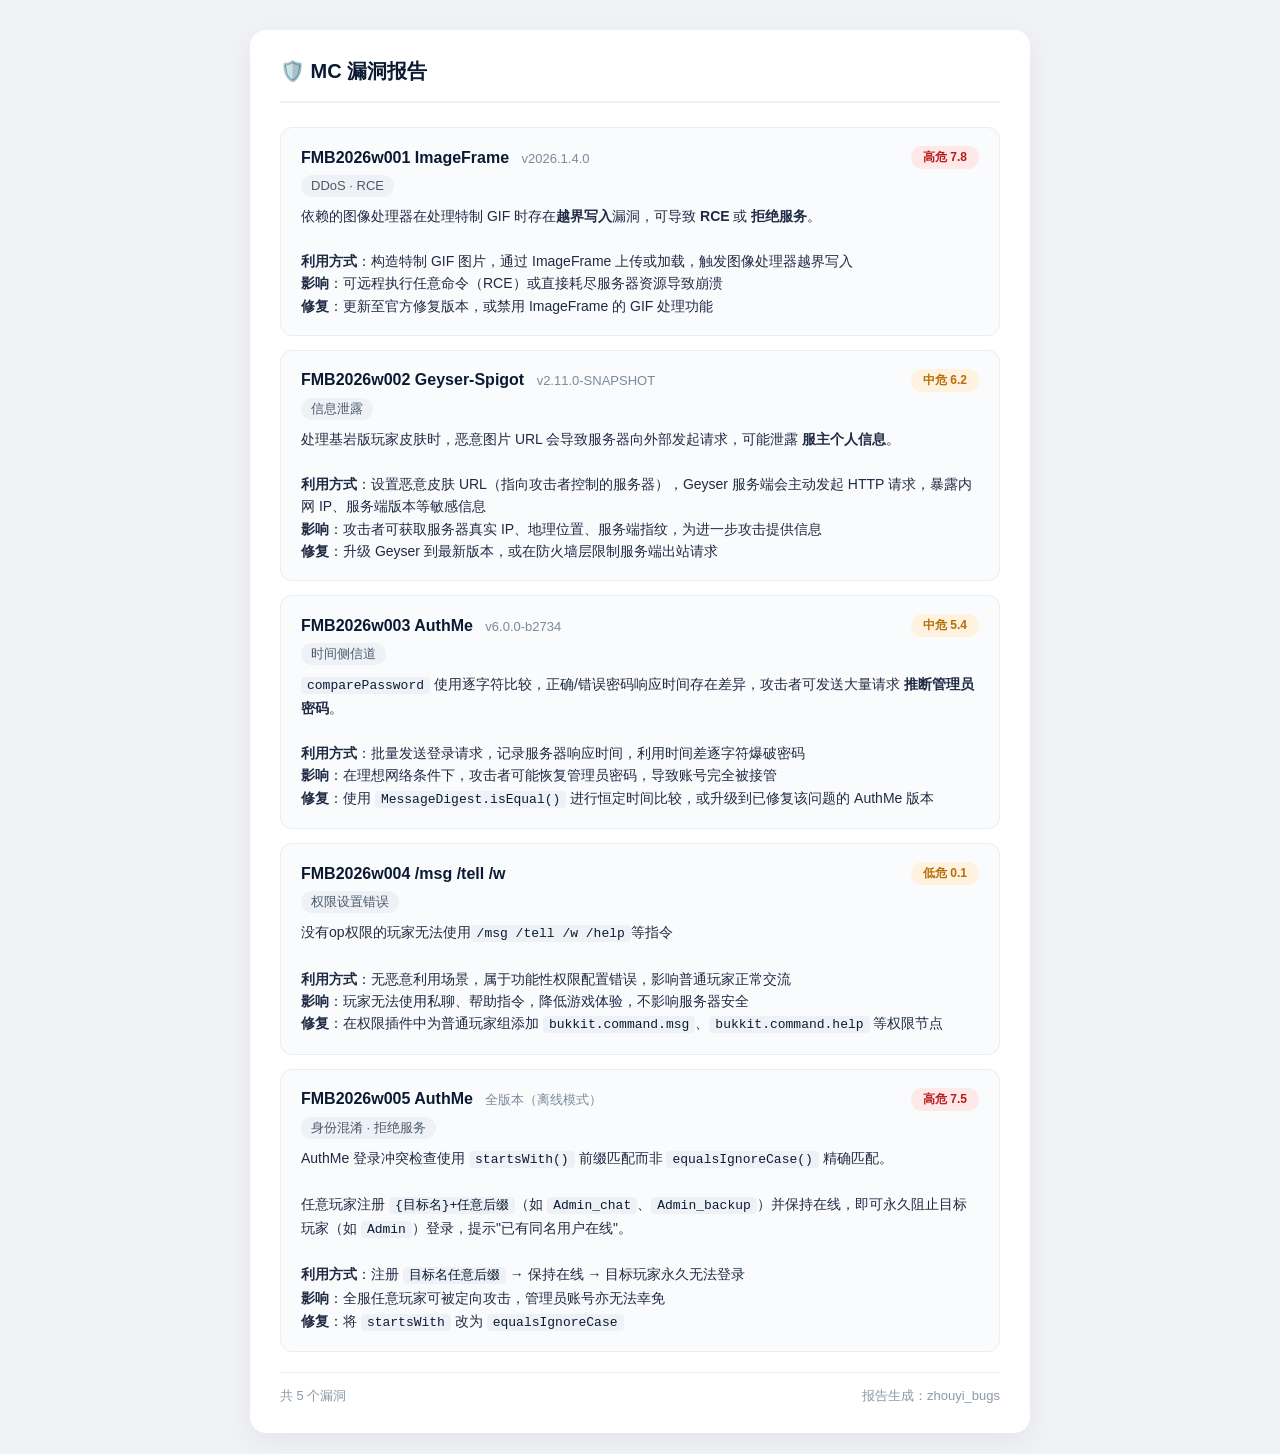
<file: FMsmp/bugs.html>
<!DOCTYPE html>
<html lang="zh-CN">
<head>
    <meta charset="UTF-8">
    <meta name="viewport" content="width=device-width, initial-scale=1.0">
    <title>漏洞报告</title>
    <style>
        * {
            margin: 0;
            padding: 0;
            box-sizing: border-box;
        }
        body {
            font-family: -apple-system, BlinkMacSystemFont, "Segoe UI", Roboto, Arial, sans-serif;
            background: #f0f2f5;
            padding: 30px 20px;
            display: flex;
            justify-content: center;
            min-height: 100vh;
        }
        .container {
            max-width: 780px;
            width: 100%;
            background: #fff;
            border-radius: 16px;
            box-shadow: 0 8px 30px rgba(0, 0, 0, 0.06);
            padding: 28px 30px;
        }
        .header {
            display: flex;
            justify-content: space-between;
            align-items: center;
            border-bottom: 2px solid #eef2f6;
            padding-bottom: 16px;
            margin-bottom: 24px;
            flex-wrap: wrap;
            gap: 8px;
        }
        .header h1 {
            font-size: 20px;
            font-weight: 700;
            color: #0b1a33;
        }
        .header span {
            font-size: 13px;
            color: #7b8a9b;
            background: #f0f2f5;
            padding: 4px 12px;
            border-radius: 20px;
        }
        .vuln-card {
            background: #fafbfc;
            border: 1px solid #e9ecf0;
            border-radius: 12px;
            padding: 18px 20px;
            margin-bottom: 14px;
            transition: 0.15s;
        }
        .vuln-card:hover {
            border-color: #cbd5e1;
        }
        .vuln-top {
            display: flex;
            justify-content: space-between;
            align-items: center;
            flex-wrap: wrap;
            gap: 8px;
            margin-bottom: 6px;
        }
        .vuln-name {
            font-size: 16px;
            font-weight: 600;
            color: #0b1a33;
        }
        .vuln-name small {
            font-weight: 400;
            font-size: 13px;
            color: #7b8a9b;
            margin-left: 8px;
        }
        .risk-badge {
            font-size: 12px;
            font-weight: 600;
            padding: 3px 12px;
            border-radius: 30px;
            white-space: nowrap;
        }
        .risk-high {
            background: #fee8e8;
            color: #b91c1c;
        }
        .risk-medium {
            background: #fff3e0;
            color: #b76e0a;
        }
        .vuln-type {
            font-size: 13px;
            color: #4b5a6b;
            background: #eef2f6;
            display: inline-block;
            padding: 0 10px;
            border-radius: 12px;
            line-height: 22px;
            margin-bottom: 8px;
        }
        .vuln-desc {
            font-size: 14px;
            line-height: 1.6;
            color: #1f2a44;
        }
        .vuln-desc code {
            background: #eef2f6;
            padding: 1px 6px;
            border-radius: 4px;
            font-size: 13px;
            color: #0b1a33;
        }
        .footer {
            margin-top: 20px;
            padding-top: 14px;
            border-top: 1px solid #eef2f6;
            font-size: 13px;
            color: #8a9aa8;
            display: flex;
            justify-content: space-between;
            flex-wrap: wrap;
            gap: 6px;
        }
        @media (max-width: 480px) {
            .container {
                padding: 18px 14px;
            }
            .vuln-top {
                flex-direction: column;
                align-items: flex-start;
            }
        }
    </style>
</head>
<body>
    <div class="container">
        <div class="header">
            <h1>🛡️ MC 漏洞报告</h1>
        </div>

        <!-- ImageFrame -->
        <div class="vuln-card">
            <div class="vuln-top">
                <span class="vuln-name">FMB2026w001 ImageFrame <small>v2026.1.4.0</small></span>
                <span class="risk-badge risk-high">高危 7.8</span>
            </div>
            <div class="vuln-type">DDoS · RCE</div>
            <div class="vuln-desc">
                依赖的图像处理器在处理特制 GIF 时存在<strong>越界写入</strong>漏洞，可导致 <strong>RCE</strong> 或 <strong>拒绝服务</strong>。<br><br>
                <strong>利用方式</strong>：构造特制 GIF 图片，通过 ImageFrame 上传或加载，触发图像处理器越界写入<br>
                <strong>影响</strong>：可远程执行任意命令（RCE）或直接耗尽服务器资源导致崩溃<br>
                <strong>修复</strong>：更新至官方修复版本，或禁用 ImageFrame 的 GIF 处理功能
            </div>
        </div>

        <!-- Geyser -->
        <div class="vuln-card">
            <div class="vuln-top">
                <span class="vuln-name">FMB2026w002 Geyser-Spigot <small>v2.11.0-SNAPSHOT</small></span>
                <span class="risk-badge risk-medium">中危 6.2</span>
            </div>
            <div class="vuln-type">信息泄露</div>
            <div class="vuln-desc">
                处理基岩版玩家皮肤时，恶意图片 URL 会导致服务器向外部发起请求，可能泄露 <strong>服主个人信息</strong>。<br><br>
                <strong>利用方式</strong>：设置恶意皮肤 URL（指向攻击者控制的服务器），Geyser 服务端会主动发起 HTTP 请求，暴露内网 IP、服务端版本等敏感信息<br>
                <strong>影响</strong>：攻击者可获取服务器真实 IP、地理位置、服务端指纹，为进一步攻击提供信息<br>
                <strong>修复</strong>：升级 Geyser 到最新版本，或在防火墙层限制服务端出站请求
            </div>
        </div>

        <!-- AuthMe 时间侧信道 -->
        <div class="vuln-card">
            <div class="vuln-top">
                <span class="vuln-name">FMB2026w003 AuthMe <small>v6.0.0-b2734</small></span>
                <span class="risk-badge risk-medium">中危 5.4</span>
            </div>
            <div class="vuln-type">时间侧信道</div>
            <div class="vuln-desc">
                <code>comparePassword</code> 使用逐字符比较，正确/错误密码响应时间存在差异，攻击者可发送大量请求 <strong>推断管理员密码</strong>。<br><br>
                <strong>利用方式</strong>：批量发送登录请求，记录服务器响应时间，利用时间差逐字符爆破密码<br>
                <strong>影响</strong>：在理想网络条件下，攻击者可能恢复管理员密码，导致账号完全被接管<br>
                <strong>修复</strong>：使用 <code>MessageDigest.isEqual()</code> 进行恒定时间比较，或升级到已修复该问题的 AuthMe 版本
            </div>
        </div>

        <!-- /msg 等权限问题 -->
        <div class="vuln-card">
            <div class="vuln-top">
                <span class="vuln-name">FMB2026w004 /msg /tell /w </span>
                <span class="risk-badge risk-medium">低危 0.1</span>
            </div>
            <div class="vuln-type">权限设置错误</div>
            <div class="vuln-desc">
                没有op权限的玩家无法使用<code>/msg /tell /w /help</code>等指令<br><br>
                <strong>利用方式</strong>：无恶意利用场景，属于功能性权限配置错误，影响普通玩家正常交流<br>
                <strong>影响</strong>：玩家无法使用私聊、帮助指令，降低游戏体验，不影响服务器安全<br>
                <strong>修复</strong>：在权限插件中为普通玩家组添加 <code>bukkit.command.msg</code>、<code>bukkit.command.help</code> 等权限节点
            </div>
        </div>

        <!-- AuthMe 前缀匹配登录绕过 -->
        <div class="vuln-card">
            <div class="vuln-top">
                <span class="vuln-name">FMB2026w005 AuthMe <small>全版本（离线模式）</small></span>
                <span class="risk-badge risk-high">高危 7.5</span>
            </div>
            <div class="vuln-type">身份混淆 · 拒绝服务</div>
            <div class="vuln-desc">
                AuthMe 登录冲突检查使用 <code>startsWith()</code> 前缀匹配而非 <code>equalsIgnoreCase()</code> 精确匹配。<br><br>
                任意玩家注册 <code>{目标名}+任意后缀</code>（如 <code>Admin_chat</code>、<code>Admin_backup</code>）并保持在线，即可永久阻止目标玩家（如 <code>Admin</code>）登录，提示"已有同名用户在线"。<br><br>
                <strong>利用方式</strong>：注册 <code>目标名任意后缀</code> → 保持在线 → 目标玩家永久无法登录<br>
                <strong>影响</strong>：全服任意玩家可被定向攻击，管理员账号亦无法幸免<br>
                <strong>修复</strong>：将 <code>startsWith</code> 改为 <code>equalsIgnoreCase</code>
            </div>
        </div>
        <div class="footer">
            <span>共 5 个漏洞</span>
            <span>报告生成：zhouyi_bugs</span>
        </div>
    </div>
</body>
</html>
</file>
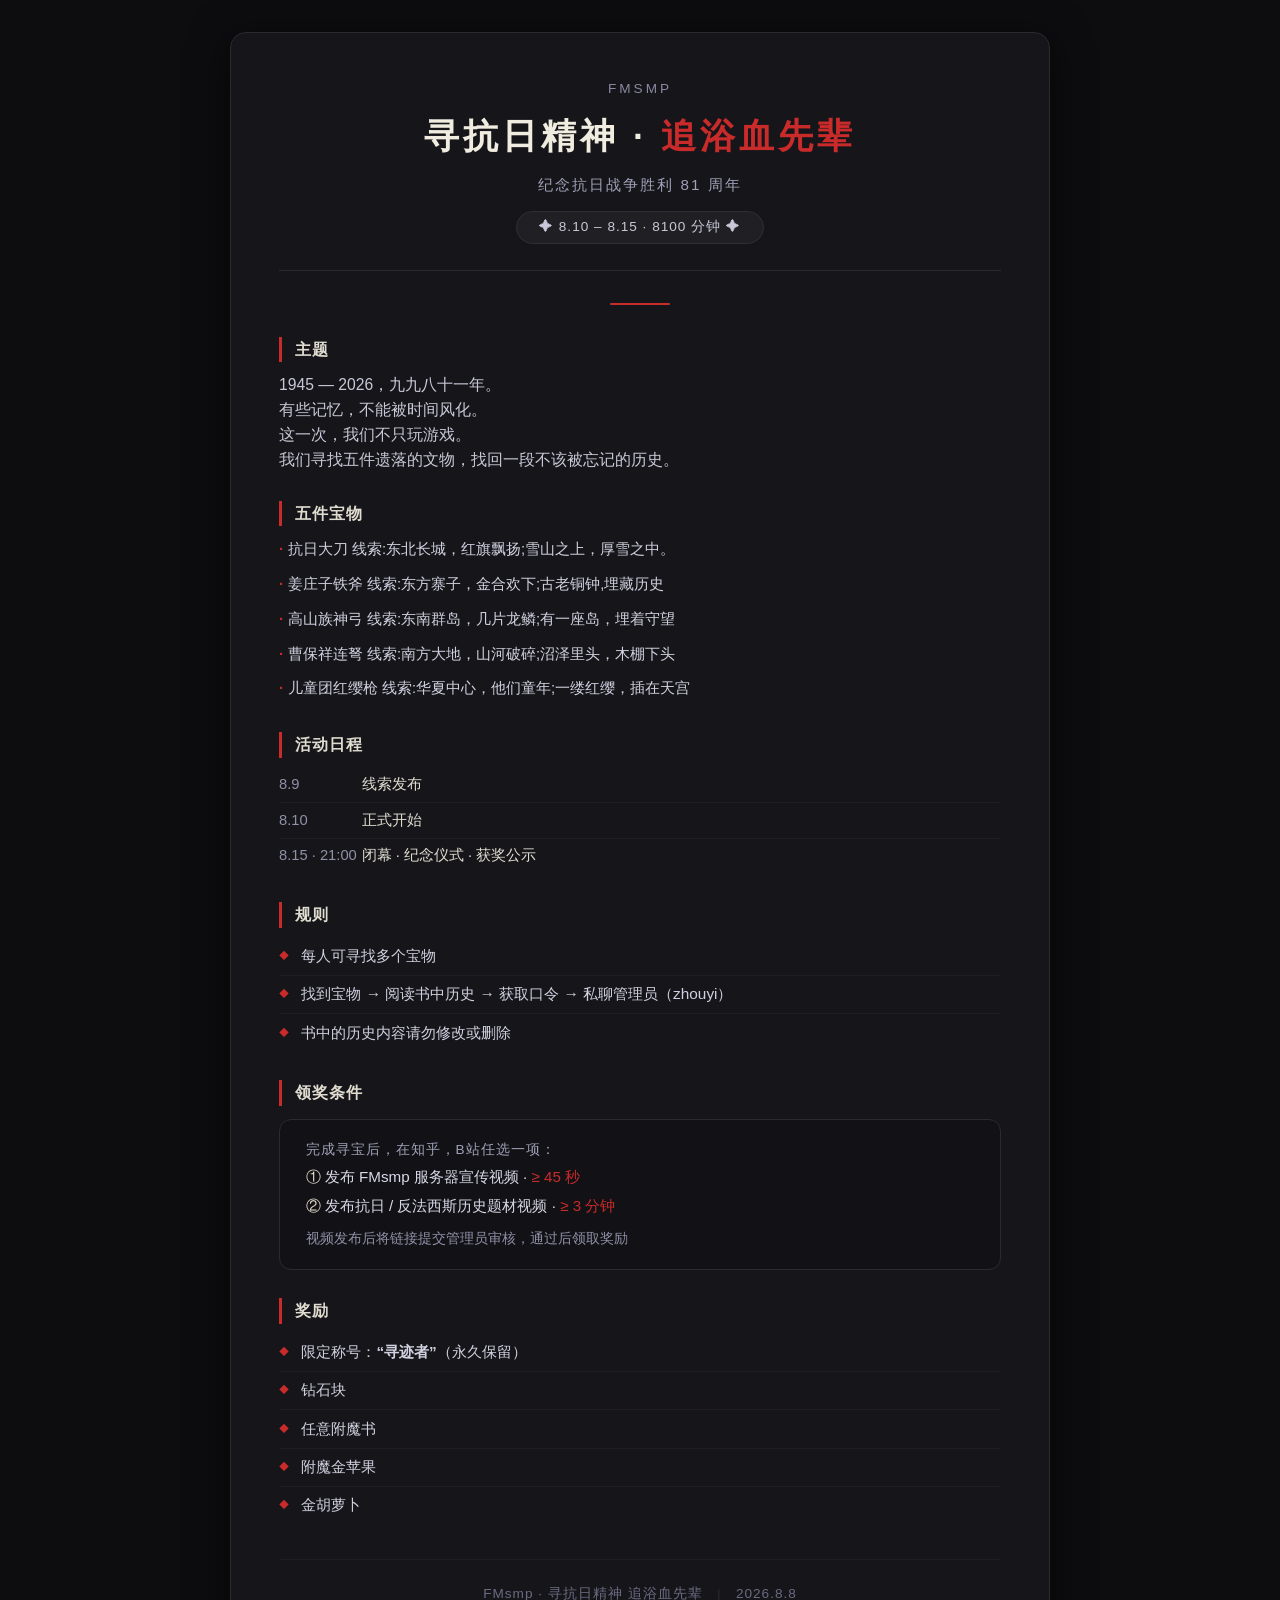
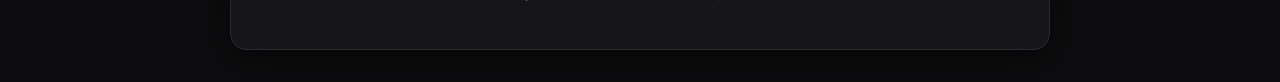
<file: FMsmp/FMsmpActivity.html>
<!DOCTYPE html>
<html lang="zh-CN">
<head>
    <meta charset="UTF-8">
    <meta name="viewport" content="width=device-width, initial-scale=1.0">
    <title>FMsmp · 寻抗日精神 追浴血先辈</title>
    <style>
        /* ===== 全局重置 & 基础 ===== */
        * {
            margin: 0;
            padding: 0;
            box-sizing: border-box;
        }

        body {
            background: #0d0d0f;
            display: flex;
            justify-content: center;
            padding: 2rem 1rem;
            font-family: 'PingFang SC', 'Segoe UI', 'Microsoft YaHei', sans-serif;
            line-height: 1.6;
            color: #e8e6e3;
            min-height: 100vh;
            align-items: center;
        }

        /* ===== 公告卡片 ===== */
        .notice {
            max-width: 820px;
            width: 100%;
            background: #16161a;
            border: 1px solid #2a2a30;
            border-radius: 16px;
            padding: 2.8rem 3rem;
            box-shadow: 0 8px 40px rgba(0, 0, 0, 0.6);
            transition: border-color 0.2s;
        }

        .notice:hover {
            border-color: #3d3d45;
        }

        /* ===== 头部 ===== */
        .header {
            text-align: center;
            border-bottom: 1px solid #2a2a30;
            padding-bottom: 1.6rem;
            margin-bottom: 2rem;
        }

        .server-name {
            font-size: 0.85rem;
            letter-spacing: 3px;
            color: #8888a0;
            text-transform: uppercase;
            margin-bottom: 0.5rem;
        }

        .title {
            font-size: 2.2rem;
            font-weight: 600;
            letter-spacing: 4px;
            color: #f0ece0;
        }

        .title .highlight {
            color: #c92a2a;
        }

        .sub {
            margin-top: 0.6rem;
            font-size: 0.95rem;
            color: #a0a0b8;
            letter-spacing: 2px;
        }

        .date-range {
            display: inline-block;
            margin-top: 0.8rem;
            background: #202024;
            padding: 0.3rem 1.4rem;
            border-radius: 40px;
            font-size: 0.85rem;
            color: #c8c8d8;
            letter-spacing: 1px;
            border: 1px solid #2e2e36;
        }

        /* ===== 主题色分隔条 ===== */
        .divider {
            width: 60px;
            height: 2px;
            background: #c92a2a;
            margin: 1.6rem auto 2rem;
            border-radius: 4px;
        }

        /* ===== 正文 ===== */
        .section-title {
            font-size: 1rem;
            font-weight: 600;
            color: #e0dcd0;
            margin-top: 1.8rem;
            margin-bottom: 0.6rem;
            letter-spacing: 1px;
            border-left: 3px solid #c92a2a;
            padding-left: 0.8rem;
        }

        .section-title:first-of-type {
            margin-top: 0;
        }

        .text {
            color: #c8c8d8;
            font-size: 0.98rem;
            margin-bottom: 0.4rem;
        }

        .text-muted {
            color: #9090a8;
            font-size: 0.92rem;
        }

        /* ===== 列表 ===== */
        .list {
            list-style: none;
            padding: 0;
            margin: 0.6rem 0 0.2rem 0;
        }

        .list li {
            padding: 0.4rem 0 0.4rem 1.4rem;
            position: relative;
            color: #d0d0e0;
            font-size: 0.96rem;
            border-bottom: 1px solid #1e1e24;
        }

        .list li:last-child {
            border-bottom: none;
        }

        .list li::before {
            content: "◆";
            position: absolute;
            left: 0;
            color: #c92a2a;
            font-size: 0.6rem;
            top: 0.65rem;
        }

        /* ===== 宝物列表（行内） ===== */
        .relics {
            display: flex;
            flex-wrap: wrap;
            gap: 0.4rem 1.2rem;
            margin: 0.6rem 0 0.2rem 0;
            padding: 0;
            list-style: none;
        }

        .relics li {
            color: #d0d0e0;
            font-size: 0.92rem;
            padding: 0.15rem 0;
        }

        .relics li::before {
            content: "·";
            color: #c92a2a;
            font-weight: 700;
            margin-right: 0.3rem;
        }

        /* ===== 日程表 ===== */
        .schedule {
            margin: 0.6rem 0 0.2rem 0;
            width: 100%;
            border-collapse: collapse;
            font-size: 0.92rem;
        }

        .schedule td {
            padding: 0.35rem 0.3rem 0.35rem 0;
            border-bottom: 1px solid #1e1e24;
            color: #c0c0d0;
        }

        .schedule tr:last-child td {
            border-bottom: none;
        }

        .schedule .day {
            color: #9090a8;
            width: 72px;
            white-space: nowrap;
        }

        .schedule .event {
            color: #e0dcd0;
        }

        .schedule .badge {
            background: #202024;
            padding: 0.1rem 0.6rem;
            border-radius: 20px;
            font-size: 0.75rem;
            color: #a0a0b8;
            margin-left: 0.5rem;
            white-space: nowrap;
            border: 1px solid #2a2a32;
        }

        /* ===== 领奖条件 ===== */
        .reward-box {
            background: #121216;
            border: 1px solid #2a2a30;
            border-radius: 12px;
            padding: 1.2rem 1.6rem;
            margin: 0.8rem 0 0.2rem 0;
        }

        .reward-box .label {
            color: #a0a0b8;
            font-size: 0.85rem;
            letter-spacing: 1px;
        }

        .reward-box .option {
            color: #d8d8e8;
            font-size: 0.95rem;
            margin: 0.3rem 0;
        }

        .reward-box .option strong {
            color: #e8e0d0;
            font-weight: 500;
        }

        .reward-box .option .highlight {
            color: #c92a2a;
        }

        /* ===== 脚注 ===== */
        .footer-note {
            margin-top: 2.2rem;
            padding-top: 1.4rem;
            border-top: 1px solid #1e1e24;
            text-align: center;
            font-size: 0.85rem;
            color: #6a6a82;
            letter-spacing: 1px;
        }

        .footer-note .sep {
            color: #2a2a32;
            margin: 0 0.6rem;
        }

        /* ===== 响应式 ===== */
        @media (max-width: 640px) {
            .notice {
                padding: 1.6rem 1.2rem;
            }

            .title {
                font-size: 1.6rem;
                letter-spacing: 2px;
            }

            .sub {
                font-size: 0.85rem;
            }

            .schedule td {
                display: block;
                padding: 0.2rem 0;
                border-bottom: none;
            }

            .schedule tr {
                display: block;
                border-bottom: 1px solid #1a1a20;
                padding: 0.4rem 0;
            }

            .schedule tr:last-child {
                border-bottom: none;
            }

            .schedule .day {
                width: auto;
                font-size: 0.8rem;
            }

            .reward-box {
                padding: 1rem 1rem;
            }

            .relics {
                gap: 0.2rem 0.8rem;
            }
        }

        @media (max-width: 420px) {
            .notice {
                padding: 1.2rem 0.8rem;
            }

            .title {
                font-size: 1.3rem;
            }

            .server-name {
                font-size: 0.7rem;
            }
        }
    </style>
</head>
<body>

    <div class="notice">

        <!-- ===== 头部 ===== -->
        <div class="header">
            <div class="server-name">FMsmp</div>
            <h1 class="title">
                寻抗日精神 · <span class="highlight">追浴血先辈</span>
            </h1>
            <div class="sub">纪念抗日战争胜利 81 周年</div>
            <div class="date-range">
                ✦ 8.10 – 8.15 · 8100 分钟 ✦
            </div>
        </div>

        <div class="divider"></div>

        <!-- ===== 主题 ===== -->
        <div class="section-title">主题</div>
        <p class="text">
            1945 — 2026，九九八十一年。<br>
            有些记忆，不能被时间风化。<br>
            这一次，我们不只玩游戏。<br>
            我们寻找五件遗落的文物，找回一段不该被忘记的历史。
        </p>

        <!-- ===== 宝物 ===== -->
        <div class="section-title">五件宝物</div>
        <ul class="relics">
            <li>抗日大刀 线索:东北长城，红旗飘扬;雪山之上，厚雪之中。</li>
            <li>姜庄子铁斧 线索:东方寨子，金合欢下;古老铜钟,埋藏历史</li>
            <li>高山族神弓 线索:东南群岛，几片龙鳞;有一座岛，埋着守望</li>
            <li>曹保祥连弩 线索:南方大地，山河破碎;沼泽里头，木棚下头</li>
            <li>儿童团红缨枪 线索:华夏中心，他们童年;一缕红缨，插在天宫</li>
        </ul>

        <!-- ===== 活动日程 ===== -->
        <div class="section-title">活动日程</div>
        <table class="schedule">
            <tr><td class="day">8.9</td><td class="event">线索发布</td></tr>
            <tr><td class="day">8.10</td><td class="event">正式开始</td></tr>
            <tr><td class="day">8.15 · 21:00</td><td class="event">闭幕 · 纪念仪式 · 获奖公示</td></tr>
        </table>

        <!-- ===== 规则 ===== -->
        <div class="section-title">规则</div>
        <ul class="list">
            <li>每人可寻找多个宝物</li>
            <li>找到宝物 → 阅读书中历史 → 获取口令 → 私聊管理员（zhouyi）</li>
            <li>书中的历史内容请勿修改或删除</li>
        </ul>

        <!-- ===== 领奖条件 ===== -->
        <div class="section-title">领奖条件</div>
        <div class="reward-box">
            <div class="label">完成寻宝后，在知乎，B站任选一项：</div>
            <div class="option">
                <strong>①</strong> 发布 FMsmp 服务器宣传视频 · <span class="highlight">≥ 45 秒</span>
            </div>
            <div class="option">
                <strong>②</strong> 发布抗日 / 反法西斯历史题材视频 · <span class="highlight">≥ 3 分钟</span>
            </div>
            <div class="text-muted" style="margin-top:0.5rem; font-size:0.88rem;">
                视频发布后将链接提交管理员审核，通过后领取奖励
            </div>
        </div>

        <!-- ===== 奖励 ===== -->
        <div class="section-title">奖励</div>
        <ul class="list">
            <li>限定称号：<strong>“寻迹者”</strong>（永久保留）</li>
            <li>钻石块</li>
            <li>任意附魔书</li>
            <li>附魔金苹果</li>
            <li>金胡萝卜</li>
        </ul>

        <!-- ===== 脚注 ===== -->
        <div class="footer-note">
            FMsmp · 寻抗日精神 追浴血先辈
            <span class="sep">|</span>
            2026.8.8
        </div>

    </div>

</body>
</html>
</file>
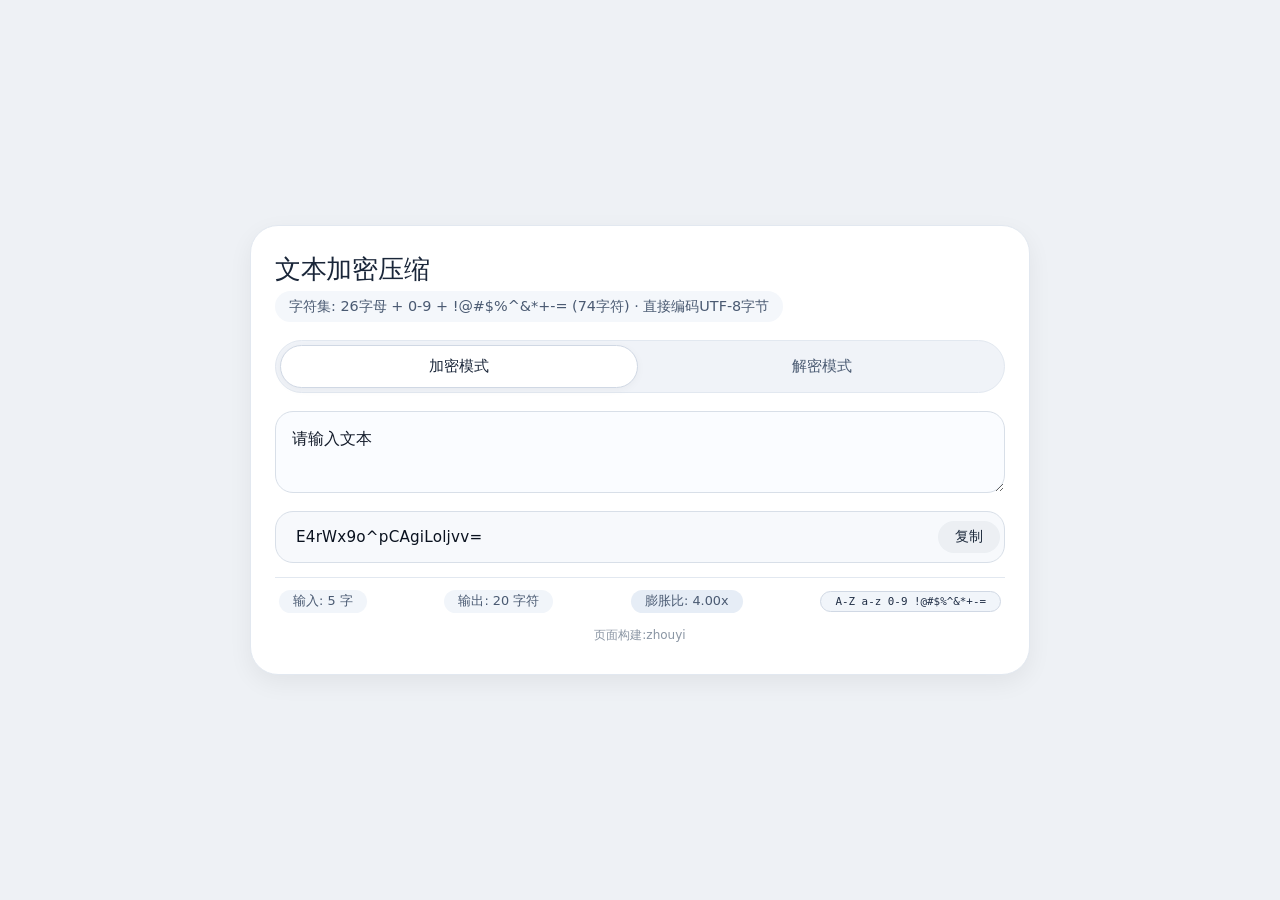
<file: zssh/chat.html>
<!DOCTYPE html>
<html lang="zh-CN">
<head>
    <meta charset="UTF-8">
    <meta name="viewport" content="width=device-width, initial-scale=1.0">
    <title>文本加密压缩 · 高效版</title>
    <style>
        * {
            box-sizing: border-box;
            font-family: 'Segoe UI', Roboto, system-ui, sans-serif;
        }
        body {
            background: #eef1f5;
            min-height: 100vh;
            margin: 0;
            display: flex;
            justify-content: center;
            align-items: center;
            padding: 16px;
        }
        .card {
            max-width: 780px;
            width: 100%;
            background: #ffffff;
            border-radius: 28px;
            padding: 26px 24px 30px;
            box-shadow: 0 8px 24px rgba(0, 0, 0, 0.06);
            border: 1px solid #e2e8f0;
        }
        h1 {
            font-weight: 500;
            font-size: 1.6rem;
            color: #1a2639;
            margin: 0 0 4px 0;
            letter-spacing: -0.3px;
            display: flex;
            align-items: center;
            gap: 10px;
            flex-wrap: wrap;
        }
        .sub {
            font-size: 0.9rem;
            color: #4a5a72;
            margin: 0 0 18px 0;
            padding: 6px 14px;
            background: #f4f7fb;
            border-radius: 40px;
            display: inline-block;
        }
        .mode-tabs {
            display: flex;
            gap: 6px;
            background: #f0f3f8;
            border-radius: 40px;
            padding: 4px;
            margin-bottom: 18px;
            border: 1px solid #e2e8f0;
        }
        .mode-tab {
            flex: 1;
            text-align: center;
            padding: 10px 8px;
            border: none;
            background: transparent;
            border-radius: 32px;
            font-weight: 550;
            font-size: 0.95rem;
            color: #4a5a72;
            cursor: pointer;
            transition: 0.15s;
        }
        .mode-tab.active {
            background: #ffffff;
            color: #1a2639;
            box-shadow: 0 2px 8px rgba(0,0,0,0.04);
            border: 0.5px solid #d0d8e4;
        }
        .mode-tab:hover:not(.active) {
            background: rgba(255,255,255,0.5);
        }
        .input-area {
            position: relative;
        }
        textarea {
            width: 100%;
            padding: 14px 16px;
            font-size: 1rem;
            border: 1px solid #d8dfe8;
            border-radius: 18px;
            background: #fafcff;
            resize: vertical;
            min-height: 80px;
            transition: 0.12s;
            color: #141c2b;
            line-height: 1.6;
        }
        textarea:focus {
            outline: none;
            border-color: #7a8aa3;
            background: #ffffff;
            box-shadow: 0 0 0 3px rgba(60, 80, 110, 0.06);
        }
        .output-area {
            margin-top: 14px;
            background: #f7f9fc;
            border-radius: 18px;
            padding: 4px 4px 4px 16px;
            display: flex;
            align-items: center;
            gap: 8px;
            border: 1px solid #d8dfe8;
            transition: 0.12s;
        }
        .output-area:focus-within {
            border-color: #7a8aa3;
            background: #ffffff;
        }
        .output-area input {
            flex: 1;
            padding: 12px 0 12px 4px;
            border: none;
            background: transparent;
            font-size: 0.95rem;
            font-weight: 450;
            color: #0a121f;
            letter-spacing: 0.2px;
            min-width: 0;
            width: 100%;
        }
        .output-area input:focus {
            outline: none;
        }
        .output-area input::selection {
            background: #bccfe0;
        }
        .copy-btn {
            background: rgba(60, 80, 110, 0.06);
            border: none;
            border-radius: 40px;
            padding: 6px 16px;
            font-size: 0.85rem;
            font-weight: 500;
            color: #1d2a3c;
            cursor: pointer;
            white-space: nowrap;
            transition: 0.12s;
            border: 1px solid transparent;
        }
        .copy-btn:hover {
            background: rgba(40, 60, 90, 0.10);
            border-color: #c8d2df;
        }
        .copy-btn.copied {
            background: #1d2a3c;
            color: white;
            border-color: #1d2a3c;
        }
        .stats {
            display: flex;
            flex-wrap: wrap;
            justify-content: space-between;
            align-items: center;
            font-size: 0.8rem;
            color: #4a5a72;
            padding: 12px 4px 2px 4px;
            border-top: 1px solid #e2e8f0;
            margin-top: 14px;
            gap: 6px;
        }
        .stats span {
            background: #f1f5fa;
            padding: 3px 14px;
            border-radius: 30px;
        }
        .stats .ratio {
            background: #e6edf6;
            font-weight: 500;
        }
        .char-set-badge {
            background: #eef2f7;
            border-radius: 30px;
            padding: 3px 14px;
            font-family: 'SF Mono', 'Fira Code', monospace;
            font-size: 0.68rem;
            color: #1f2d44;
            border: 0.5px solid #d0d8e4;
        }
        .footer-note {
            margin-top: 12px;
            font-size: 0.75rem;
            color: #5a6a7e;
            text-align: center;
            opacity: 0.7;
        }
        .decrypt-result-box {
            margin-top: 12px;
            background: #f7f9fc;
            border-radius: 16px;
            padding: 12px 16px;
            border: 1px solid #e2e8f0;
            min-height: 44px;
            color: #141c2b;
            word-break: break-all;
            font-size: 0.95rem;
            transition: 0.1s;
        }
        .decrypt-result-box.error {
            color: #b13e3e;
            background: #fdf5f5;
            border-color: #f0d0d0;
        }
        .flex-row {
            display: flex;
            flex-wrap: wrap;
            align-items: center;
            gap: 8px;
        }
        .badge-light {
            background: #eef2f7;
            border-radius: 30px;
            padding: 2px 12px;
            font-size: 0.7rem;
            color: #3a4a5e;
        }
        .highlight {
            background: #eaf3d9;
            padding: 2px 8px;
            border-radius: 12px;
            font-weight: 500;
        }
        @media (max-width: 480px) {
            .card { padding: 18px 14px; }
            .mode-tab { font-size: 0.85rem; padding: 8px 4px; }
        }
    </style>
</head>
<body>

<div class="card">
    <div style="display: flex; justify-content: space-between; align-items: center; flex-wrap: wrap;">
        <h1>文本加密压缩</h1>
    </div>
    <div class="sub">字符集: 26字母 + 0-9 + !@#$%^&*+-= (74字符) · 直接编码UTF-8字节</div>

    <div class="mode-tabs" id="modeTabs">
        <button class="mode-tab active" data-mode="encrypt">加密模式</button>
        <button class="mode-tab" data-mode="decrypt">解密模式</button>
    </div>

    <div class="input-area">
        <textarea id="mainInput" placeholder="输入文本..."></textarea>
    </div>

    <div class="output-area">
        <input type="text" id="resultOutput" placeholder="结果..." readonly>
        <button class="copy-btn" id="copyBtn">复制</button>
    </div>

    <div id="decryptResultContainer" style="display: none;">
        <div class="decrypt-result-box" id="decryptResult">(解密结果)</div>
    </div>

    <div class="stats">
        <span id="inputLength">输入: 0 字</span>
        <span id="charCount">输出: 0 字符</span>
        <span class="ratio" id="ratioDisplay">压缩比: -</span>
        <span class="char-set-badge">A-Z a-z 0-9 !@#$%^&*+-=</span>
    </div>

    <div class="footer-note">
      页面构建:zhouyi
    </div>
</div>

<script>
    (function() {
        "use strict";

        // ---------- 字符集 (74) ----------
        const ALLOWED_CHARS = 
            'ABCDEFGHIJKLMNOPQRSTUVWXYZ' +
            'abcdefghijklmnopqrstuvwxyz' +
            '0123456789' +
            '!@#$%^&*+-=';

        const CHAR_TO_INDEX = new Map();
        for (let i = 0; i < ALLOWED_CHARS.length; i++) {
            CHAR_TO_INDEX.set(ALLOWED_CHARS[i], i);
        }
        const BASE = ALLOWED_CHARS.length; // 74

        // ---------- 编码 (Uint8Array -> 自定义字符) ----------
        function encodeToCustomChars(uint8Array) {
            if (!uint8Array || uint8Array.length === 0) return '';

            let bigNum = 0n;
            for (let i = 0; i < uint8Array.length; i++) {
                bigNum = (bigNum << 8n) | BigInt(uint8Array[i]);
            }

            if (bigNum === 0n) {
                return ALLOWED_CHARS[0];
            }

            let result = '';
            let temp = bigNum;
            while (temp > 0n) {
                const remainder = Number(temp % BigInt(BASE));
                result = ALLOWED_CHARS[remainder] + result;
                temp = temp / BigInt(BASE);
            }
            return result;
        }

        // ---------- 解码 (自定义字符 -> Uint8Array) ----------
        function decodeFromCustomChars(encodedStr) {
            if (!encodedStr || encodedStr.length === 0) return new Uint8Array(0);

            for (let ch of encodedStr) {
                if (!CHAR_TO_INDEX.has(ch)) {
                    throw new Error(`无效字符: "${ch}"`);
                }
            }

            let bigNum = 0n;
            for (let i = 0; i < encodedStr.length; i++) {
                const digit = CHAR_TO_INDEX.get(encodedStr[i]);
                bigNum = bigNum * BigInt(BASE) + BigInt(digit);
            }

            if (bigNum === 0n) {
                return new Uint8Array([0]);
            }

            let bytes = [];
            let temp = bigNum;
            while (temp > 0n) {
                bytes.push(Number(temp & 0xFFn));
                temp = temp >> 8n;
            }
            bytes.reverse();
            return new Uint8Array(bytes);
        }

        // ---------- 加密: 直接 UTF-8 字节 → 74进制 ----------
        function encryptAndCompress(text) {
            if (!text) return '';

            const encoder = new TextEncoder();
            const utf8Bytes = encoder.encode(text);
            return encodeToCustomChars(utf8Bytes);
        }

        // ---------- 解密: 74进制 → UTF-8 字节 → 文本 ----------
        function decryptAndDecompress(encodedStr) {
            if (!encodedStr) return '';

            try {
                const bytes = decodeFromCustomChars(encodedStr);
                const decoder = new TextDecoder('utf-8');
                return decoder.decode(bytes);
            } catch (e) {
                console.warn('解密失败:', e);
                return null;
            }
        }

        // ---------- DOM ----------
        const mainInput = document.getElementById('mainInput');
        const resultOutput = document.getElementById('resultOutput');
        const copyBtn = document.getElementById('copyBtn');
        const charCountSpan = document.getElementById('charCount');
        const inputLengthSpan = document.getElementById('inputLength');
        const ratioDisplay = document.getElementById('ratioDisplay');
        const modeTabs = document.querySelectorAll('.mode-tab');
        const decryptResultContainer = document.getElementById('decryptResultContainer');
        const decryptResultDiv = document.getElementById('decryptResult');

        let currentMode = 'encrypt';

        // ---------- 核心转换 ----------
        function transform() {
            const inputText = mainInput.value;
            if (!inputText) {
                resultOutput.value = '';
                if (currentMode === 'decrypt') {
                    decryptResultDiv.textContent = '(请输入密文)';
                    decryptResultDiv.classList.remove('error');
                }
                updateStats('', '');
                return;
            }

            if (currentMode === 'encrypt') {
                const encrypted = encryptAndCompress(inputText);
                resultOutput.value = encrypted;
                decryptResultContainer.style.display = 'none';
                updateStats(inputText, encrypted);
            } else {
                const decrypted = decryptAndDecompress(inputText);
                if (decrypted !== null) {
                    resultOutput.value = decrypted;
                    decryptResultDiv.textContent = '解密成功  原文: ' + decrypted;
                    decryptResultDiv.classList.remove('error');
                } else {
                    resultOutput.value = '';
                    decryptResultDiv.textContent = '解密失败: 密文格式无效或包含非法字符';
                    decryptResultDiv.classList.add('error');
                }
                decryptResultContainer.style.display = 'block';
                const outLen = resultOutput.value.length;
                inputLengthSpan.textContent = `密文: ${inputText.length} 字符`;
                charCountSpan.textContent = `明文: ${outLen} 字`;
                if (outLen > 0) {
                    const ratio = (inputText.length / outLen).toFixed(2);
                    ratioDisplay.textContent = `膨胀比: ${ratio}x`;
                } else {
                    ratioDisplay.textContent = `膨胀比: -`;
                }
            }
        }

        function updateStats(originalText, encryptedText) {
            if (currentMode === 'encrypt') {
                const origLen = originalText.length;
                const encLen = encryptedText.length;
                inputLengthSpan.textContent = `输入: ${origLen} 字`;
                charCountSpan.textContent = `输出: ${encLen} 字符`;
                if (origLen > 0 && encLen > 0) {
                    const ratio = (encLen / origLen).toFixed(2);
                    ratioDisplay.textContent = `膨胀比: ${ratio}x`;
                } else {
                    ratioDisplay.textContent = `膨胀比: -`;
                }
            }
        }

        // ---------- 模式切换 ----------
        function setMode(mode) {
            currentMode = mode;
            modeTabs.forEach(tab => {
                const tabMode = tab.getAttribute('data-mode');
                if (tabMode === mode) {
                    tab.classList.add('active');
                } else {
                    tab.classList.remove('active');
                }
            });

            if (mode === 'encrypt') {
                mainInput.placeholder = '输入你想加密的文本...';
                resultOutput.placeholder = '加密后的密文...';
                decryptResultContainer.style.display = 'none';
                decryptResultDiv.textContent = '';
                transform();
            } else {
                mainInput.placeholder = '输入密文 ...';
                resultOutput.placeholder = '解密后的明文...';
                decryptResultContainer.style.display = 'block';
                decryptResultDiv.textContent = '(等待解密...)';
                decryptResultDiv.classList.remove('error');
                transform();
            }
        }

        // ---------- 复制 ----------
        function copyResult() {
            const text = resultOutput.value;
            if (!text) {
                copyBtn.textContent = '无内容';
                setTimeout(() => { copyBtn.textContent = '复制'; }, 900);
                return;
            }
            navigator.clipboard.writeText(text).then(() => {
                copyBtn.textContent = '已复制';
                copyBtn.classList.add('copied');
                setTimeout(() => {
                    copyBtn.textContent = '复制';
                    copyBtn.classList.remove('copied');
                }, 1600);
            }).catch(() => {
                resultOutput.select();
                document.execCommand('copy');
                copyBtn.textContent = '复制!';
                setTimeout(() => { copyBtn.textContent = '复制'; }, 1000);
            });
        }

        // ---------- 事件绑定 ----------
        modeTabs.forEach(tab => {
            tab.addEventListener('click', function() {
                const mode = this.getAttribute('data-mode');
                if (mode !== currentMode) {
                    setMode(mode);
                }
            });
        });

        mainInput.addEventListener('input', transform);

        copyBtn.addEventListener('click', copyResult);
        resultOutput.addEventListener('dblclick', copyResult);
        resultOutput.addEventListener('click', () => {
            if (resultOutput.value) {
                resultOutput.select();
            }
        });

        // 初始
        window.addEventListener('load', () => {
            setMode('encrypt');
            mainInput.value = '请输入文本';
            transform();
        });

        console.log('[Debug]加密压缩已启动 , 字符集大小:', BASE);
    })();
</script>
</body>
</html>
</file>
